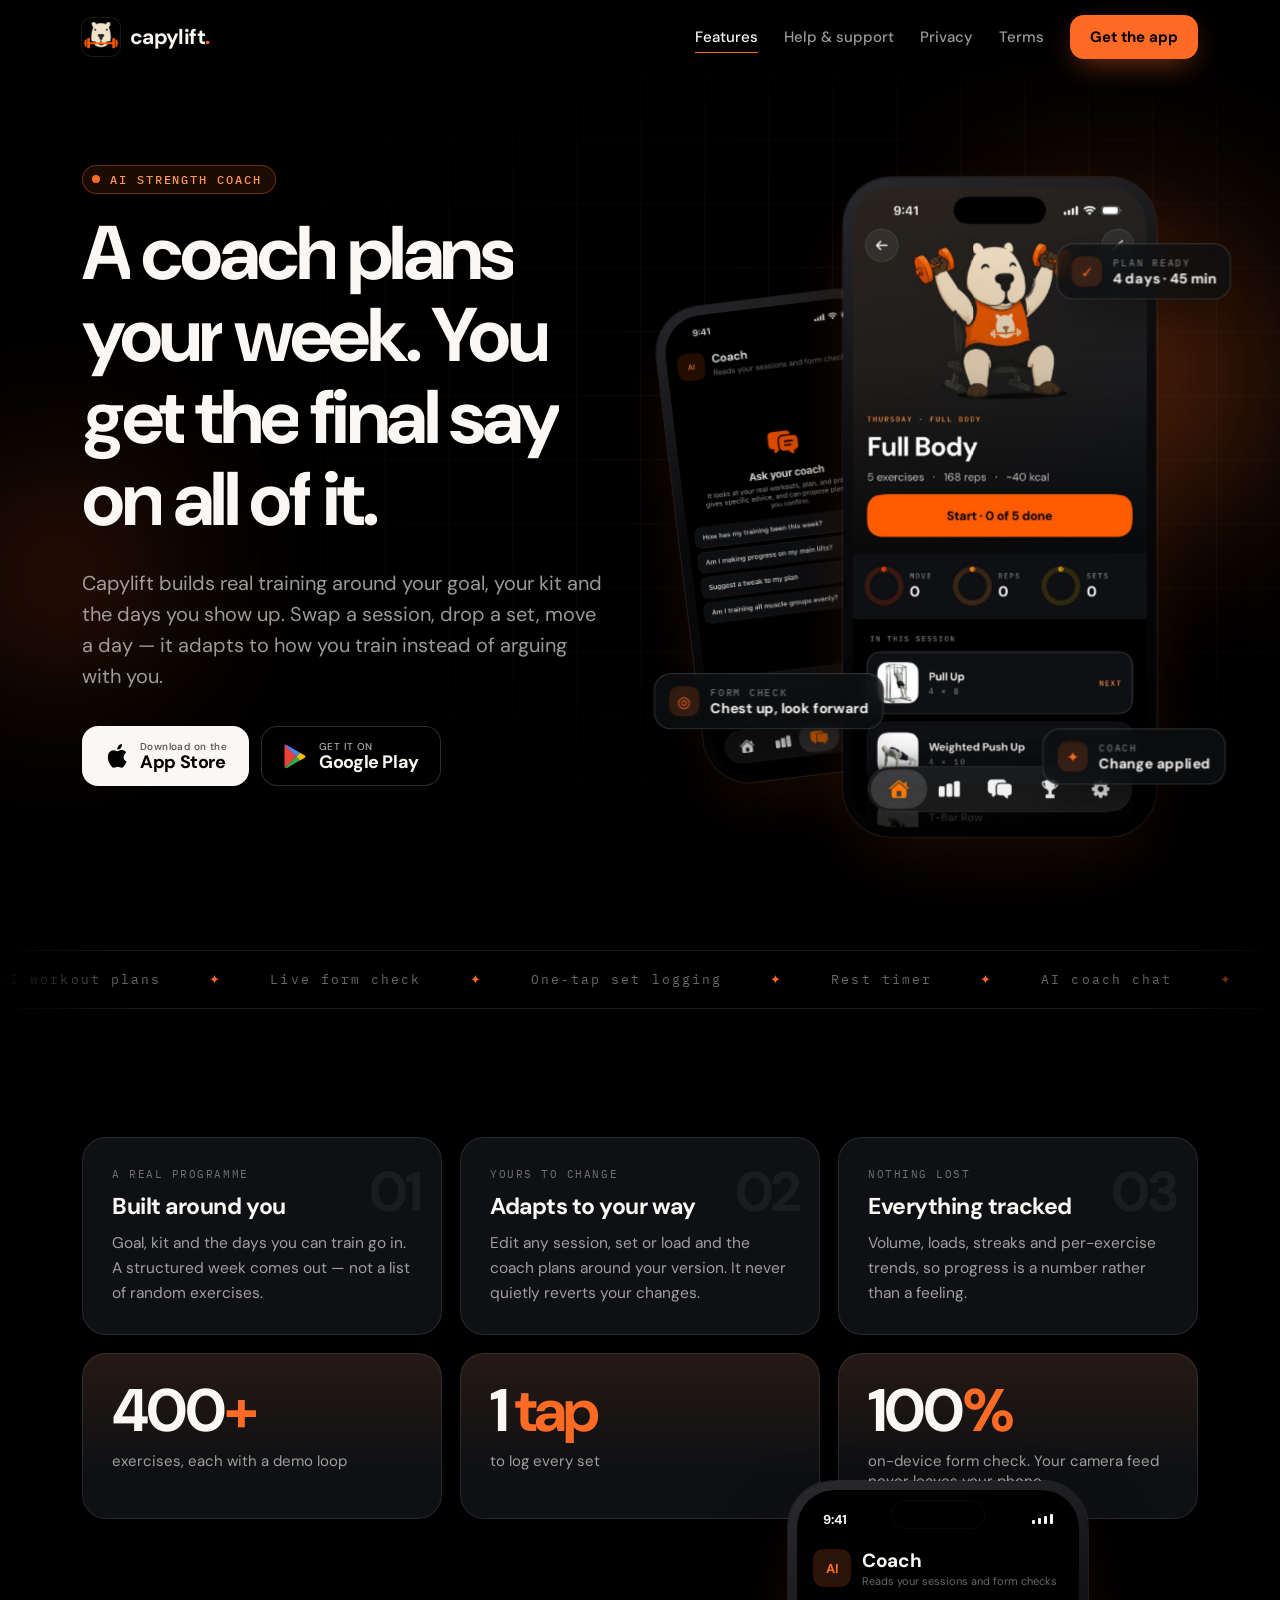
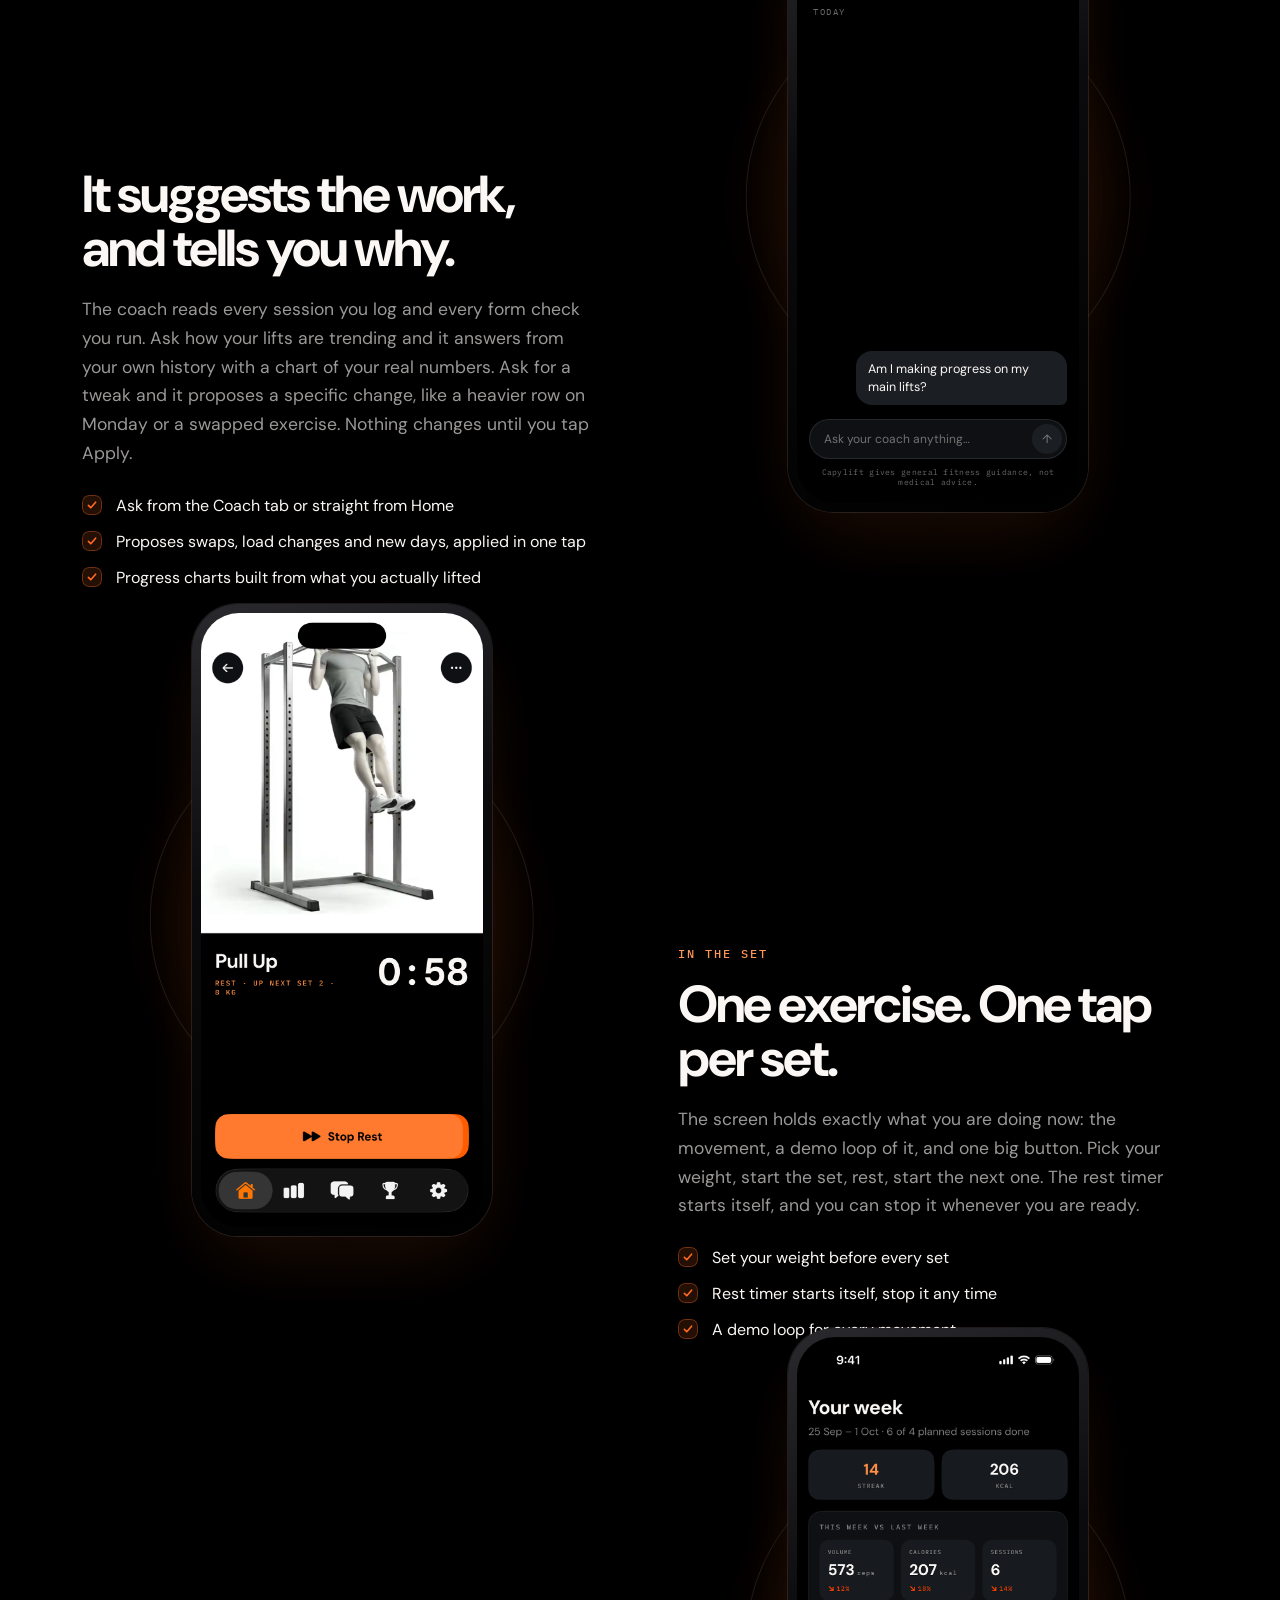
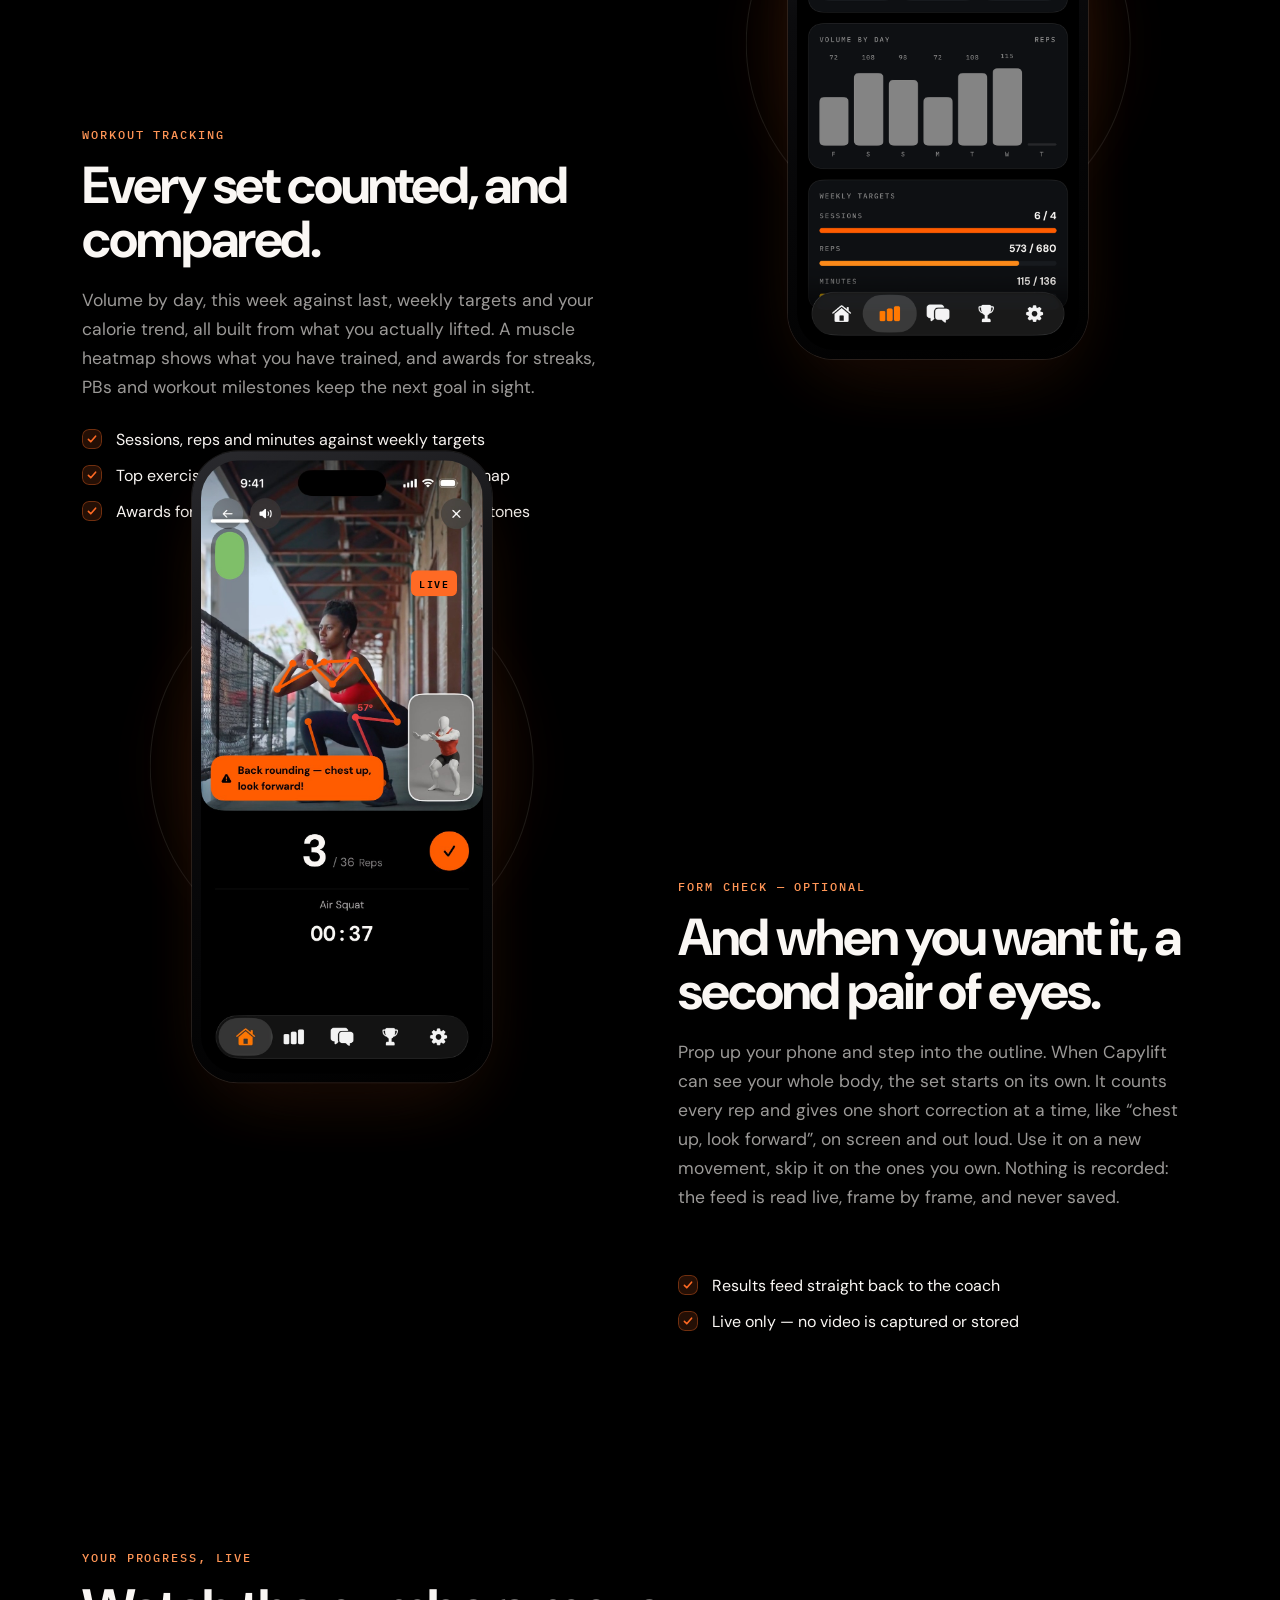
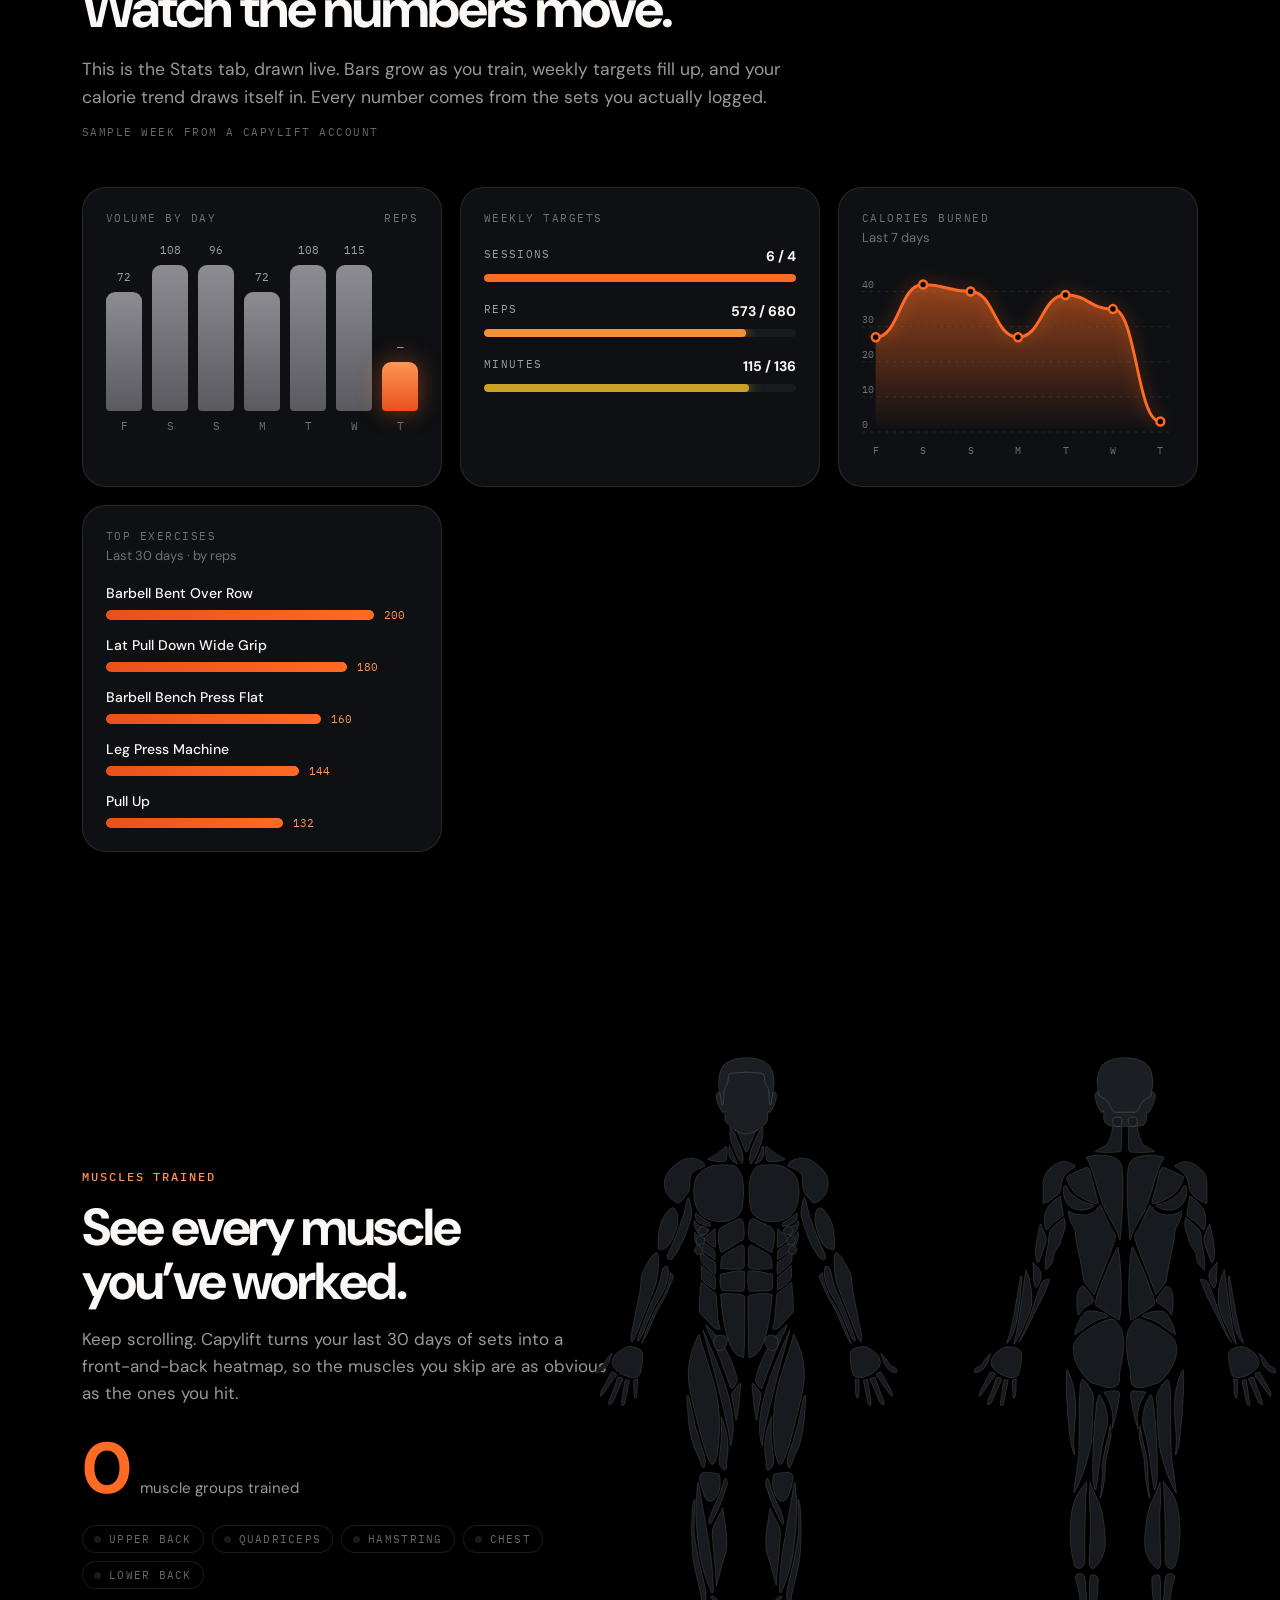
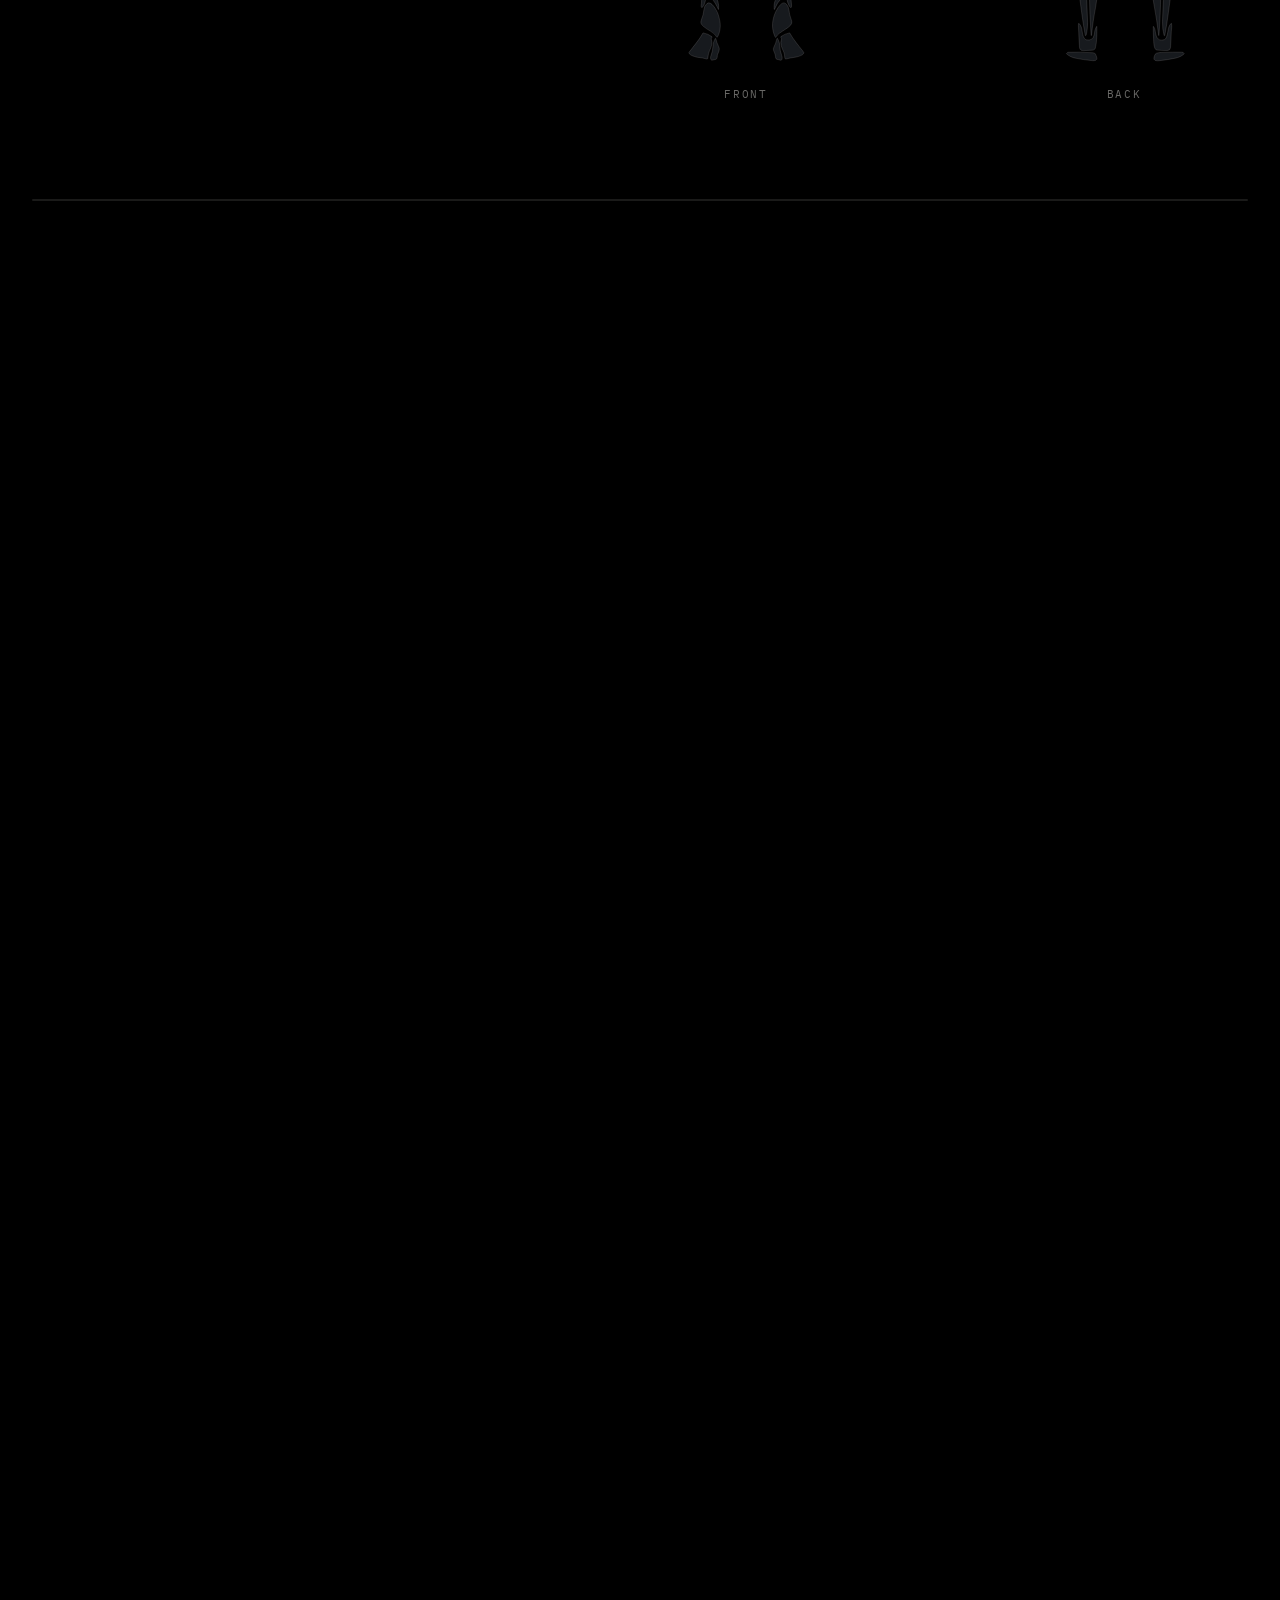
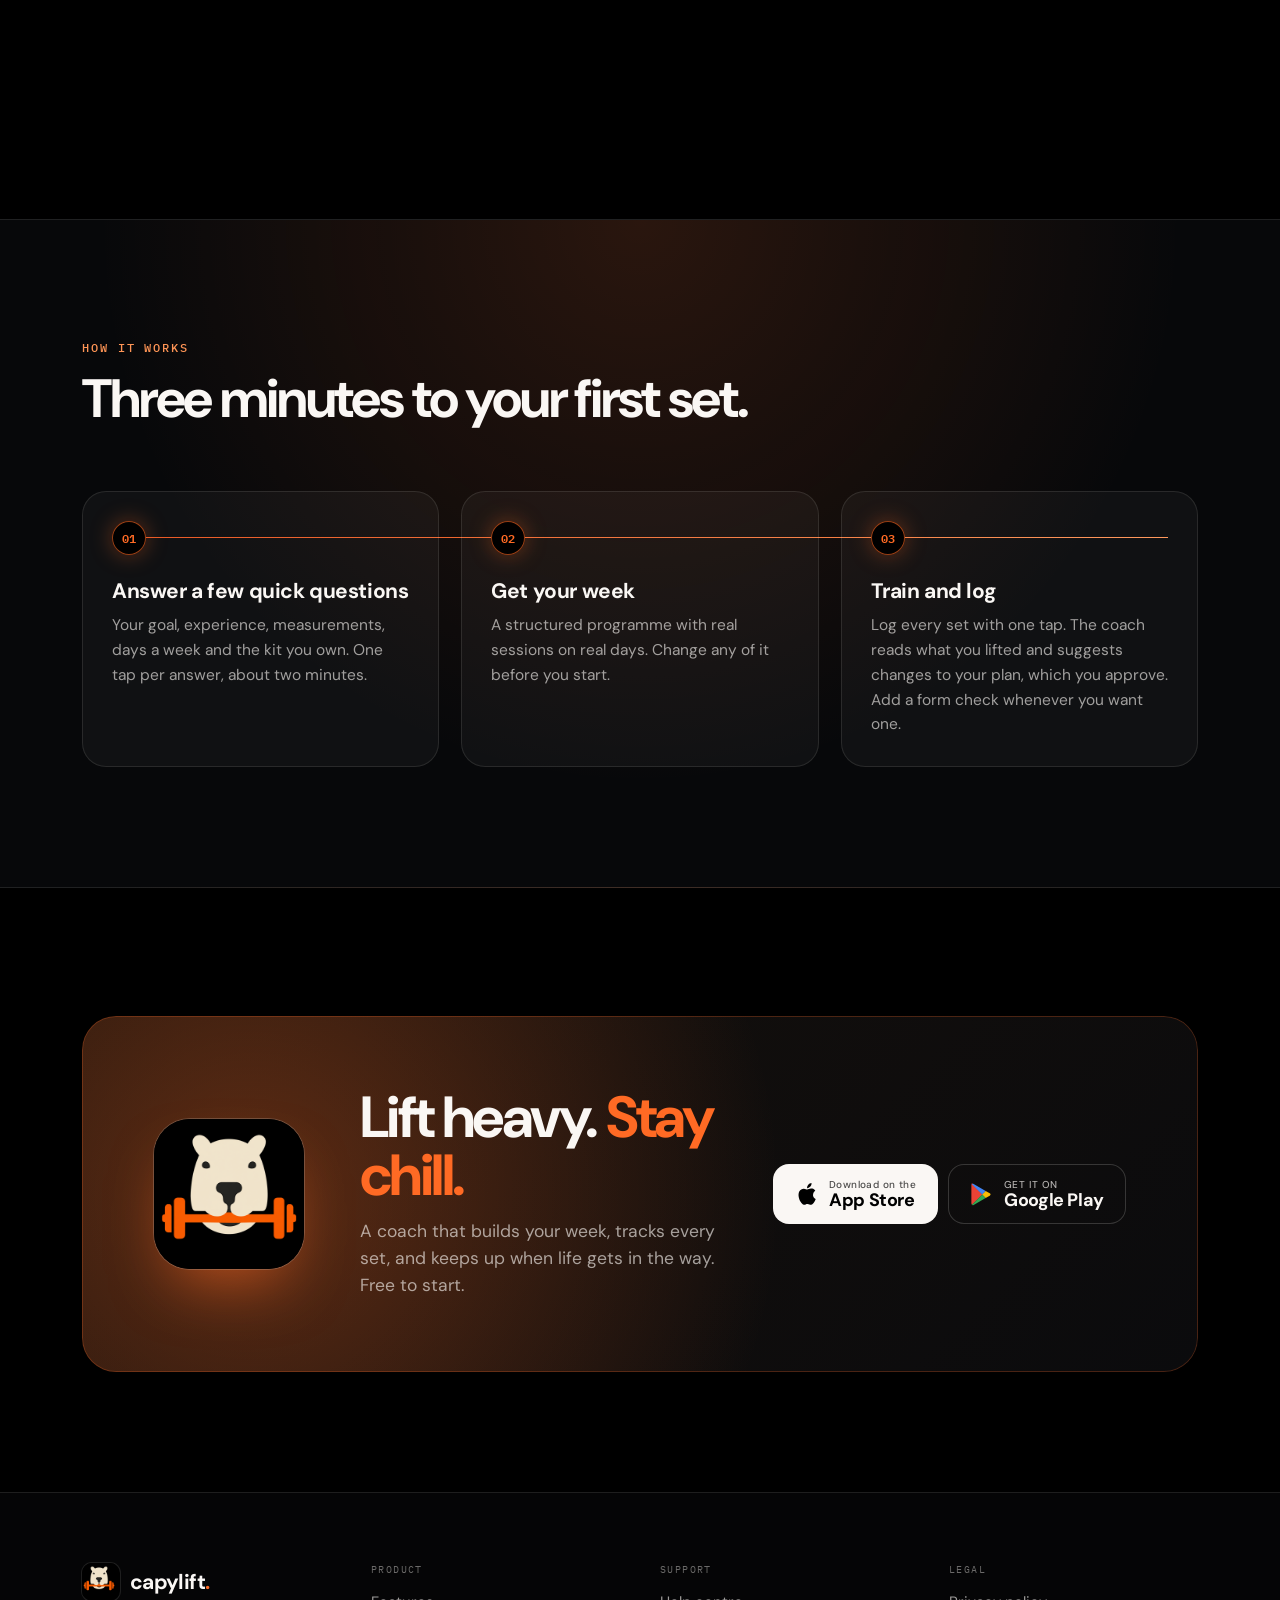
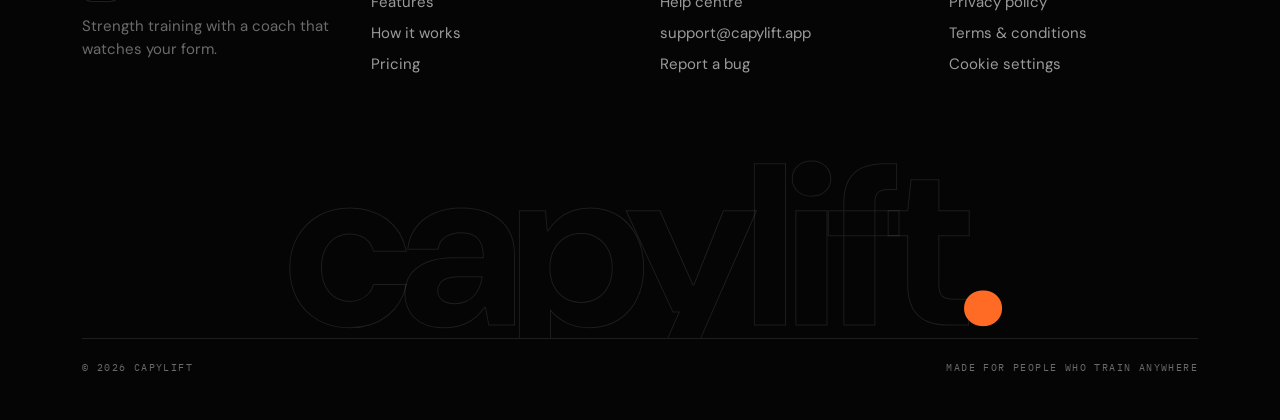
<file: index.html>
<!DOCTYPE html>
<html lang="en">
<head>
<meta charset="utf-8">
<meta name="viewport" content="width=device-width, initial-scale=1">
<title>Capylift — Your AI strength coach</title>
<meta name="description" content="Capylift builds real training around your goal, your kit and the days you show up. A coach plans your week — you get the final say on all of it.">
<link rel="icon" type="image/png" href="/assets/logo.png">
<meta property="og:title" content="Capylift — Your AI strength coach">
<meta property="og:description" content="A coach plans your week. You get the final say on all of it.">
<meta property="og:image" content="/assets/logo.png">
<meta property="og:type" content="website">
<meta name="theme-color" content="#000000">

<link rel="preconnect" href="https://fonts.googleapis.com">
<link rel="preconnect" href="https://fonts.gstatic.com" crossorigin>
<link href="https://fonts.googleapis.com/css2?family=DM+Sans:wght@400;500;700&family=IBM+Plex+Mono:wght@500;600&display=swap" rel="stylesheet">

<style>
  :root {
    --bg: #000000; --card: #0E1013; --sunken: #171A1E; --line: rgba(250,247,244,0.10); --line-2: rgba(250,247,244,0.18);
    --paper: #FAF7F4; --muted: rgba(250,247,244,0.62); --faint: rgba(250,247,244,0.42);
    --flame: #FF6A24; --flame-2: #FF9556; --flame-deep: #E8511C;
    --ease: cubic-bezier(.2,.8,.2,1);
    --wrap: 1180px; --pad: clamp(20px,4vw,32px);
  }
  * { box-sizing: border-box; }
  html { scroll-behavior: smooth; }
  body { margin: 0; background: var(--bg); color: var(--paper); font-family: 'DM Sans', system-ui, sans-serif; -webkit-font-smoothing: antialiased; overflow-x: hidden; }
  a { color: inherit; text-decoration: none; }
  img { display: block; max-width: 100%; }
  .wrap { max-width: var(--wrap); margin: 0 auto; padding: 0 var(--pad); }
  .mono { font-family: 'IBM Plex Mono', monospace; letter-spacing: 0.14em; text-transform: uppercase; }
  .eyebrow { font-family: 'IBM Plex Mono', monospace; font-size: 12px; font-weight: 500; letter-spacing: 0.16em; color: var(--flame-2); }
  .flame { color: var(--flame); }

  /* ---------- scroll progress + background atmosphere ---------- */
  #progress { position: fixed; top: 0; left: 0; height: 2px; width: 100%; transform-origin: 0 50%; transform: scaleX(0); background: linear-gradient(90deg, var(--flame-deep), var(--flame-2)); z-index: 100; }
  .grain { position: fixed; inset: 0; pointer-events: none; z-index: 1; opacity: .05; mix-blend-mode: overlay;
    background-image: url("data:image/svg+xml,%3Csvg xmlns='http://www.w3.org/2000/svg' width='160' height='160'%3E%3Cfilter id='n'%3E%3CfeTurbulence type='fractalNoise' baseFrequency='.9' numOctaves='2' stitchTiles='stitch'/%3E%3C/filter%3E%3Crect width='100%25' height='100%25' filter='url(%23n)'/%3E%3C/svg%3E"); }
  #cursor-glow { position: fixed; width: 520px; height: 520px; border-radius: 50%; pointer-events: none; z-index: 0; left: 0; top: 0;
    background: radial-gradient(circle, rgba(255,106,36,0.10), transparent 62%); transform: translate(-50%,-50%); opacity: 0; transition: opacity .4s; }
  main, header, footer { position: relative; z-index: 2; }

  /* ---------- header ---------- */
  header { position: sticky; top: 0; z-index: 50; transition: background .3s, border-color .3s; border-bottom: 1px solid transparent; }
  header.scrolled { background: rgba(0,0,0,0.72); backdrop-filter: blur(16px); -webkit-backdrop-filter: blur(16px); border-bottom-color: var(--line); }
  .nav { min-height: 74px; display: flex; align-items: center; flex-wrap: wrap; gap: 14px 28px; }
  .brand { display: flex; align-items: center; gap: 10px; margin-right: auto; }
  .brand .icon { width: 38px; height: 38px; border-radius: 10px; overflow: hidden; background: #000; box-shadow: 0 0 0 1px var(--line); }
  .brand b { font-size: 21px; letter-spacing: -0.03em; }
  .navlinks { display: flex; align-items: center; flex-wrap: wrap; gap: 10px 26px; }
  .navlink { font-size: 15px; font-weight: 500; color: var(--muted); position: relative; transition: color .2s; }
  .navlink::after { content: ""; position: absolute; left: 0; right: 0; bottom: -6px; height: 1px; background: var(--flame); transform: scaleX(0); transform-origin: left; transition: transform .35s var(--ease); }
  .navlink:hover, .navlink.active { color: var(--paper); }
  .navlink:hover::after, .navlink.active::after { transform: scaleX(1); }

  /* ---------- buttons ---------- */
  .btn { height: 44px; padding: 0 20px; border-radius: 14px; display: inline-flex; align-items: center; gap: 10px; font-weight: 700; font-size: 15px; cursor: pointer; transition: transform .25s var(--ease), box-shadow .25s, background .25s; will-change: transform; }
  .btn-flame { background: var(--flame); color: #000; box-shadow: 0 10px 30px -8px rgba(255,106,36,.55); }
  .btn-flame:hover { box-shadow: 0 16px 40px -8px rgba(255,106,36,.8); }
  .store { height: 60px; padding: 0 22px; border-radius: 16px; display: inline-flex; align-items: center; gap: 12px; background: var(--paper); color: #000; transition: transform .25s var(--ease), box-shadow .25s; will-change: transform; }
  .store.ghost { background: transparent; color: var(--paper); box-shadow: inset 0 0 0 1px var(--line-2); }
  .store:hover { box-shadow: 0 18px 40px -12px rgba(255,106,36,.55); }
  .store.ghost:hover { box-shadow: inset 0 0 0 1px var(--flame), 0 18px 40px -14px rgba(255,106,36,.5); }
  .store small { display: block; font-size: 10px; font-weight: 500; letter-spacing: .04em; opacity: .7; }
  .store strong { display: block; font-size: 18px; letter-spacing: -.02em; line-height: 1.05; }

  /* ---------- hero ---------- */
  .hero { position: relative; padding: clamp(40px,7vw,90px) 0 clamp(60px,8vw,100px); }
  .hero-grid { display: grid; grid-template-columns: repeat(auto-fit, minmax(min(360px,100%),1fr)); gap: clamp(40px,6vw,72px); align-items: center; }
  .orb { position: absolute; border-radius: 50%; filter: blur(70px); pointer-events: none; }
  .orb.a { width: 520px; height: 520px; right: -80px; top: 40px; background: radial-gradient(circle, rgba(255,106,36,.45), transparent 65%); animation: drift 14s ease-in-out infinite; }
  .orb.b { width: 360px; height: 360px; left: -120px; top: 320px; background: radial-gradient(circle, rgba(232,81,28,.28), transparent 65%); animation: drift 18s ease-in-out infinite reverse; }
  @keyframes drift { 0%,100% { transform: translate(0,0) scale(1); } 33% { transform: translate(-40px,30px) scale(1.08); } 66% { transform: translate(30px,-20px) scale(.95); } }
  .gridlines { position: absolute; inset: 0; pointer-events: none; opacity: .5;
    background-image: linear-gradient(var(--line) 1px, transparent 1px), linear-gradient(90deg, var(--line) 1px, transparent 1px);
    background-size: 64px 64px; mask-image: radial-gradient(ellipse at 70% 40%, #000 0%, transparent 65%); -webkit-mask-image: radial-gradient(ellipse at 70% 40%, #000 0%, transparent 65%); }
  .pill { display: inline-flex; align-items: center; gap: 10px; padding: 7px 14px 7px 10px; border-radius: 999px; background: rgba(255,106,36,.10); box-shadow: inset 0 0 0 1px rgba(255,106,36,.35); }
  .pulse { width: 8px; height: 8px; border-radius: 50%; background: var(--flame); box-shadow: 0 0 0 0 rgba(255,106,36,.7); animation: pulse 2s infinite; }
  @keyframes pulse { 0% { box-shadow: 0 0 0 0 rgba(255,106,36,.6); } 70% { box-shadow: 0 0 0 10px rgba(255,106,36,0); } 100% { box-shadow: 0 0 0 0 rgba(255,106,36,0); } }
  h1 { margin: 22px 0 0; font-size: clamp(40px,6.2vw,76px); line-height: 1.0; font-weight: 700; letter-spacing: -0.045em; }
  h1 .w { display: inline-block; overflow: hidden; vertical-align: top; padding-bottom: .08em; }
  h1 .w > span { display: inline-block; transform: translateY(110%); transition: transform .9s var(--ease); }
  h1.in .w > span { transform: none; }
  .lede { margin: 24px 0 0; font-size: clamp(17px,1.8vw,20px); line-height: 1.55; color: var(--muted); max-width: 50ch; }
  .ctas { display: flex; flex-wrap: wrap; gap: 12px; margin-top: 34px; }
  .facts { display: flex; flex-wrap: wrap; gap: 8px 18px; margin-top: 28px; font-size: 11px; color: var(--faint); }

  .stage { position: relative; height: clamp(520px,58vw,640px); perspective: 1400px; }
  .tilt { position: absolute; inset: 0; transform-style: preserve-3d; transition: transform .6s var(--ease); }
  .phone { border-radius: 46px; padding: 9px; background: linear-gradient(160deg,#2a2a2e,#0b0b0d 40%,#000); box-shadow: 0 0 0 1px rgba(255,255,255,.10), 0 50px 100px -30px rgba(0,0,0,.9), 0 30px 80px -40px rgba(255,106,36,.45); }
  .phone img { border-radius: 38px; width: 100%; }
  .stage .p-main { position: absolute; width: min(300px,62%); left: 50%; top: 50%; transform: translate(-30%,-50%) translateZ(60px); z-index: 3; }
  .stage .p-back { position: absolute; width: min(230px,48%); left: 50%; top: 50%; transform: translate(-112%,-44%) rotate(-7deg) translateZ(0); z-index: 2; opacity: .9; }
  .float { animation: bob 6s ease-in-out infinite; }
  @keyframes bob { 0%,100% { translate: 0 0; } 50% { translate: 0 -12px; } }
  .badge { position: absolute; z-index: 4; display: flex; align-items: center; gap: 10px; padding: 11px 14px; border-radius: 16px; background: rgba(14,16,19,.78); backdrop-filter: blur(12px); -webkit-backdrop-filter: blur(12px); box-shadow: inset 0 0 0 1px var(--line-2), 0 20px 40px -18px rgba(0,0,0,.8); font-size: 13px; font-weight: 700; white-space: nowrap; }
  .badge .ic { width: 28px; height: 28px; border-radius: 9px; display: grid; place-items: center; background: rgba(255,106,36,.16); color: var(--flame); font-size: 14px; }
  .badge small { display: block; font-family: 'IBM Plex Mono', monospace; font-size: 9.5px; letter-spacing: .12em; color: var(--faint); font-weight: 500; }
  .badge { transform: translateZ(110px); }
  .b1 { right: -2%; top: 12%; animation: bob 5s ease-in-out infinite; }
  .b2 { left: 0; bottom: 18%; animation: bob 7s ease-in-out infinite .8s; }
  .b3 { right: -1%; bottom: 10%; animation: bob 6s ease-in-out infinite 1.6s; }
  @media (max-width: 640px) {
    .stage { height: 600px; }
    .stage .p-main { width: 236px; transform: translate(-38%,-50%) translateZ(60px); }
    .stage .p-back { width: 178px; transform: translate(-104%,-44%) rotate(-7deg); }
    .b1 { right: 0; top: 4%; } .b2 { left: 0; bottom: 8%; } .b3 { right: 0; bottom: 2%; }
    .badge { font-size: 12px; padding: 9px 12px; }
  }

  /* ---------- marquee ---------- */
  .marquee { position: relative; overflow: hidden; border-block: 1px solid var(--line); padding: 20px 0; mask-image: linear-gradient(90deg, transparent, #000 10%, #000 90%, transparent); -webkit-mask-image: linear-gradient(90deg, transparent, #000 10%, #000 90%, transparent); }
  .track { display: flex; gap: 48px; width: max-content; animation: scroll 38s linear infinite; }
  .track span { font-family: 'IBM Plex Mono', monospace; font-size: 13px; letter-spacing: .16em; color: var(--faint); display: flex; align-items: center; gap: 48px; white-space: nowrap; }
  .track span::after { content: "✦"; color: var(--flame); }
  @keyframes scroll { to { transform: translateX(-50%); } }

  /* ---------- reveal system ---------- */
  .reveal { opacity: 0; transform: translateY(34px); transition: opacity .9s var(--ease), transform .9s var(--ease); transition-delay: var(--d, 0s); }
  .reveal.in { opacity: 1; transform: none; }
  .reveal.left { transform: translateX(-40px); } .reveal.right { transform: translateX(40px); }
  .reveal.left.in, .reveal.right.in { transform: none; }

  /* ---------- value cards ---------- */
  section { padding: clamp(70px,10vw,130px) 0 0; }
  .cards { display: grid; grid-template-columns: repeat(auto-fit, minmax(min(270px,100%),1fr)); gap: 18px; }
  .card { position: relative; padding: 30px; border-radius: 24px; background: var(--card); box-shadow: inset 0 0 0 1px var(--line); overflow: hidden; transition: transform .4s var(--ease); }
  .card::before { content: ""; position: absolute; inset: 0; border-radius: inherit; padding: 1px; opacity: 0; transition: opacity .3s;
    background: radial-gradient(260px circle at var(--mx,50%) var(--my,50%), rgba(255,106,36,.9), transparent 60%);
    -webkit-mask: linear-gradient(#000 0 0) content-box, linear-gradient(#000 0 0); -webkit-mask-composite: xor; mask-composite: exclude; }
  .card::after { content: ""; position: absolute; inset: 0; pointer-events: none; opacity: 0; transition: opacity .3s; background: radial-gradient(320px circle at var(--mx,50%) var(--my,50%), rgba(255,106,36,.10), transparent 60%); }
  .card:hover { transform: translateY(-6px); }
  .card:hover::before, .card:hover::after { opacity: 1; }
  .card .k { font-size: 11px; color: var(--faint); }
  .card h3 { font-size: 23px; letter-spacing: -.02em; margin: 10px 0 10px; }
  .card p { margin: 0; font-size: 15.5px; line-height: 1.6; color: var(--muted); }
  .card .num { position: absolute; right: 22px; top: 18px; font-size: 56px; font-weight: 700; letter-spacing: -.05em; color: rgba(250,247,244,.05); }

  /* ---------- stats strip ---------- */
  .stats { display: grid; grid-template-columns: repeat(auto-fit, minmax(min(220px,100%),1fr)); gap: 18px; }
  .stat { padding: 28px 30px; border-radius: 24px; background: linear-gradient(180deg, rgba(255,106,36,.10), rgba(255,106,36,0) 70%), var(--card); box-shadow: inset 0 0 0 1px var(--line); }
  .stat .v { font-size: clamp(44px,5vw,60px); font-weight: 700; letter-spacing: -.05em; line-height: 1; }
  .stat .v em { font-style: normal; color: var(--flame); }
  .stat .l { margin-top: 10px; color: var(--muted); font-size: 15px; }

  /* ---------- feature rows ---------- */
  .features { display: flex; flex-direction: column; gap: clamp(90px,12vw,150px); }
  .row { display: grid; grid-template-columns: repeat(auto-fit, minmax(min(340px,100%),1fr)); gap: clamp(40px,6vw,80px); align-items: center; }
  .row h2 { margin: 16px 0 0; font-size: clamp(32px,4.4vw,52px); line-height: 1.04; font-weight: 700; letter-spacing: -.04em; }
  .row p { margin: 20px 0 0; font-size: 17.5px; line-height: 1.65; color: var(--muted); max-width: 52ch; }
  .ticks { list-style: none; padding: 0; margin: 26px 0 0; display: flex; flex-direction: column; gap: 12px; }
  .ticks li { display: flex; gap: 14px; align-items: flex-start; font-size: 16px; line-height: 1.5; }
  .ticks li::before { content: ""; flex: none; width: 20px; height: 20px; margin-top: 1px; border-radius: 7px; background: rgba(255,106,36,.14) url("data:image/svg+xml,%3Csvg xmlns='http://www.w3.org/2000/svg' viewBox='0 0 20 20'%3E%3Cpath d='M5.5 10.5l3 3 6-7' fill='none' stroke='%23FF6A24' stroke-width='2' stroke-linecap='round' stroke-linejoin='round'/%3E%3C/svg%3E") center/16px no-repeat; box-shadow: inset 0 0 0 1px rgba(255,106,36,.35); }
  .shot { position: relative; display: flex; justify-content: center; }
  .shot .halo { position: absolute; width: 90%; aspect-ratio: 1; top: 50%; left: 50%; transform: translate(-50%,-50%); border-radius: 50%; background: radial-gradient(circle, rgba(255,106,36,.28), transparent 62%); filter: blur(30px); }
  .shot .ring { position: absolute; width: 74%; aspect-ratio: 1; top: 50%; left: 50%; transform: translate(-50%,-50%); border-radius: 50%; box-shadow: inset 0 0 0 1px var(--line); animation: spin 40s linear infinite; }
  .shot .ring::after { content: ""; position: absolute; top: -4px; left: 50%; width: 8px; height: 8px; border-radius: 50%; background: var(--flame); box-shadow: 0 0 16px var(--flame); }
  @keyframes spin { to { transform: translate(-50%,-50%) rotate(360deg); } }
  .shot .phone { position: relative; width: min(300px,82%); }
  .row.flip .copy { order: 2; }
  @media (max-width: 760px) { .row.flip .copy { order: 0; } }

  /* form-check scan effect */
  .scan { position: absolute; inset: 9px; border-radius: 38px; overflow: hidden; pointer-events: none; }
  .scan::before { content: ""; position: absolute; left: 0; right: 0; height: 26%; top: -26%; background: linear-gradient(180deg, transparent, rgba(255,106,36,.20) 70%, rgba(255,106,36,.65)); animation: scan 3.4s var(--ease) infinite; }
  .scan::after { content: "LIVE"; position: absolute; top: 18%; right: 9%; font-family: 'IBM Plex Mono', monospace; font-size: 10px; letter-spacing: .16em; font-weight: 600; color: #000; background: var(--flame); padding: 4px 8px; border-radius: 6px; animation: blink 1.6s steps(1) infinite; }
  @keyframes scan { 0% { top: -26%; } 60%,100% { top: 100%; } }
  @keyframes blink { 50% { opacity: .35; } }

  /* ---------- how it works ---------- */
  .how { margin-top: clamp(90px,12vw,150px); padding: clamp(70px,10vw,120px) 0; background: radial-gradient(ellipse at 50% 0%, rgba(255,106,36,.14), transparent 60%), #07080A; border-block: 1px solid var(--line); }
  .how h2 { margin: 16px 0 0; font-size: clamp(32px,4.6vw,54px); letter-spacing: -.04em; line-height: 1.04; }
  .steps { position: relative; display: grid; grid-template-columns: repeat(auto-fit, minmax(min(270px,100%),1fr)); gap: 22px; margin-top: 64px; }
  .stepline { position: absolute; left: 30px; right: 30px; top: 46px; height: 1px; background: var(--line); }
  .stepline i { position: absolute; inset: 0; background: linear-gradient(90deg, var(--flame-deep), var(--flame-2)); transform-origin: left; transform: scaleX(0); transition: transform 1.8s var(--ease); }
  .steps.in .stepline i { transform: scaleX(1); }
  .step { position: relative; padding: 30px; border-radius: 24px; background: rgba(250,247,244,.04); box-shadow: inset 0 0 0 1px var(--line); }
  .step .n { width: 34px; height: 34px; border-radius: 50%; display: grid; place-items: center; background: #000; box-shadow: inset 0 0 0 1px rgba(255,106,36,.6), 0 0 22px rgba(255,106,36,.35); color: var(--flame); font-family: 'IBM Plex Mono', monospace; font-size: 12px; font-weight: 600; }
  .step h3 { font-size: 21px; letter-spacing: -.02em; margin: 22px 0 8px; }
  .step p { margin: 0; font-size: 15.5px; line-height: 1.6; color: var(--muted); }
  @media (max-width: 860px) { .stepline { display: none; } }

  /* ---------- CTA ---------- */
  .cta { position: relative; overflow: hidden; border-radius: 34px; padding: clamp(36px,6vw,72px); background: radial-gradient(circle at 15% 50%, rgba(255,106,36,.32), transparent 55%), linear-gradient(135deg, #15100C, #0B0B0D); box-shadow: inset 0 0 0 1px rgba(255,106,36,.25); display: flex; flex-wrap: wrap; align-items: center; gap: clamp(28px,5vw,56px); }
  .cta .logo { width: 150px; height: 150px; flex: none; border-radius: 36px; overflow: hidden; background: #000; box-shadow: 0 0 0 1px var(--line-2), 0 30px 60px -20px rgba(255,106,36,.6); animation: bob 5s ease-in-out infinite; }
  .cta h2 { margin: 0; font-size: clamp(34px,4.8vw,58px); letter-spacing: -.045em; line-height: 1; }
  .cta p { margin: 14px 0 0; font-size: 17.5px; line-height: 1.55; color: var(--muted); max-width: 46ch; }

  /* ---------- footer ---------- */
  footer { margin-top: clamp(80px,10vw,120px); border-top: 1px solid var(--line); background: #050506; }
  .fgrid { padding: clamp(48px,6vw,70px) 0 40px; display: grid; grid-template-columns: repeat(auto-fit, minmax(min(190px,100%),1fr)); gap: 40px; }
  .fhead { font-size: 10px; color: var(--faint); }
  .flinks { display: flex; flex-direction: column; gap: 11px; margin-top: 16px; font-size: 15px; }
  .flink { color: var(--muted); transition: color .2s; cursor: pointer; } .flink:hover { color: var(--paper); }
  .fbar { border-top: 1px solid var(--line); padding: 22px 0 46px; display: flex; flex-wrap: wrap; justify-content: space-between; gap: 10px 24px; font-size: 10px; color: var(--faint); }
  .bigword { font-size: clamp(80px,18vw,240px); font-weight: 700; letter-spacing: -.06em; line-height: .8; text-align: center; padding-top: 40px; color: transparent; -webkit-text-stroke: 1px rgba(250,247,244,.10); user-select: none; overflow: hidden; }
  .bigword span { color: var(--flame); -webkit-text-stroke: 0; }


  /* ---------- live stats dashboard ---------- */
  .live-head { max-width: 720px; }
  .live-head h2 { margin: 16px 0 0; font-size: clamp(32px,4.6vw,54px); letter-spacing: -.04em; line-height: 1.04; }
  .live-head p { margin: 18px 0 0; font-size: 17.5px; line-height: 1.6; color: var(--muted); }
  .sample { margin-top: 14px; font-size: 10.5px; color: var(--faint); }
  .dash { display: grid; grid-template-columns: repeat(auto-fit, minmax(min(300px,100%),1fr)); gap: 18px; margin-top: 48px; }
  .dcard { padding: 24px 24px 22px; border-radius: 24px; background: var(--card); box-shadow: inset 0 0 0 1px var(--line); min-width: 0; }
  .dcard .t { display: flex; justify-content: space-between; align-items: baseline; font-family: 'IBM Plex Mono', monospace; font-size: 10.5px; letter-spacing: .14em; color: var(--faint); }
  .dcard .sub { margin-top: 4px; font-size: 13px; color: var(--faint); }
  /* volume bars */
  .bars { height: 190px; margin-top: 18px; display: grid; grid-template-columns: repeat(7,1fr); gap: 10px; align-items: end; }
  .bar { display: flex; flex-direction: column; align-items: center; gap: 8px; height: 100%; justify-content: flex-end; }
  .bar .val { font-family: 'IBM Plex Mono', monospace; font-size: 11px; color: var(--muted); opacity: 0; transition: opacity .4s calc(var(--i) * .07s + .6s); }
  .bar .col { width: 100%; border-radius: 9px 9px 4px 4px; height: calc(var(--h) * 1%); background: linear-gradient(180deg, #8C8C92, #5A5A60); transform: scaleY(0); transform-origin: bottom; transition: transform 1s var(--ease) calc(var(--i) * .07s); }
  .bar.today .col { background: linear-gradient(180deg, var(--flame-2), var(--flame-deep)); box-shadow: 0 0 24px rgba(255,106,36,.45); }
  .bar .day { font-family: 'IBM Plex Mono', monospace; font-size: 10.5px; color: var(--faint); }
  .play .bar .col { transform: scaleY(1); } .play .bar .val { opacity: 1; }
  /* target rows */
  .targets { display: flex; flex-direction: column; gap: 20px; margin-top: 22px; }
  .tr .lab { display: flex; justify-content: space-between; font-family: 'IBM Plex Mono', monospace; font-size: 11px; letter-spacing: .12em; color: var(--muted); }
  .tr .lab b { font-family: 'DM Sans', sans-serif; letter-spacing: 0; color: var(--paper); font-size: 14px; }
  .track2 { margin-top: 9px; height: 8px; border-radius: 8px; background: var(--sunken); overflow: hidden; }
  .track2 i { display: block; height: 100%; width: calc(var(--p) * 1%); border-radius: 8px; background: var(--c); transform: scaleX(0); transform-origin: left; transition: transform 1.2s var(--ease) calc(var(--i) * .15s + .2s); box-shadow: 0 0 14px var(--c); }
  .play .track2 i { transform: scaleX(1); }
  /* calorie curve */
  .curve { width: 100%; height: 200px; margin-top: 14px; overflow: visible; }
  .curve .grid line { stroke: var(--line); stroke-dasharray: 3 5; }
  .curve .grid text { fill: var(--faint); font-family: 'IBM Plex Mono', monospace; font-size: 10px; }
  .curve .area { opacity: 0; transition: opacity 1s ease 1s; }
  .curve .line { fill: none; stroke: var(--flame); stroke-width: 3; stroke-linecap: round; stroke-dasharray: 1; stroke-dashoffset: 1; transition: stroke-dashoffset 1.8s var(--ease) .2s; filter: drop-shadow(0 0 8px rgba(255,106,36,.6)); }
  .curve .dot { fill: #000; stroke: var(--flame); stroke-width: 2.5; opacity: 0; transition: opacity .3s calc(.4s + var(--i) * .22s); }
  .play .curve .area { opacity: 1; } .play .curve .line { stroke-dashoffset: 0; } .play .curve .dot { opacity: 1; }
  /* top exercises */
  .tops { display: flex; flex-direction: column; gap: 14px; margin-top: 20px; }
  .top .nm { font-size: 14px; font-weight: 500; }
  .top .rw { display: flex; align-items: center; gap: 10px; margin-top: 6px; }
  .top .rw i { height: 10px; flex: none; width: calc(var(--p) * 0.86%); border-radius: 6px; background: linear-gradient(90deg, var(--flame-deep), var(--flame)); transform: scaleX(0); transform-origin: left; transition: transform 1.1s var(--ease) calc(var(--i) * .12s + .2s); }
  .top .rw span { font-family: 'IBM Plex Mono', monospace; font-size: 11px; color: var(--flame-2); }
  .play .top .rw i { transform: scaleX(1); }

  /* ---------- scroll-driven body heatmap ---------- */
  .heat { position: relative; height: 260vh; margin-top: clamp(40px,6vw,80px); }
  .heat-pin { position: sticky; top: 0; height: 100vh; display: flex; align-items: center; overflow: hidden; }
  .heat-grid { display: grid; grid-template-columns: repeat(auto-fit, minmax(min(340px,100%),1fr)); gap: clamp(24px,5vw,72px); align-items: center; width: 100%; }
  .heat h2 { margin: 16px 0 0; font-size: clamp(30px,4.4vw,52px); letter-spacing: -.04em; line-height: 1.04; }
  .heat p { margin: 18px 0 0; font-size: 17px; line-height: 1.6; color: var(--muted); max-width: 46ch; }
  .heat-count { margin-top: 26px; display: flex; align-items: baseline; gap: 12px; }
  .heat-count b { font-size: clamp(48px,6vw,72px); letter-spacing: -.05em; line-height: 1; color: var(--flame); font-variant-numeric: tabular-nums; }
  .heat-count span { color: var(--muted); font-size: 15px; }
  .chips { display: flex; flex-wrap: wrap; gap: 8px; margin-top: 20px; }
  .chip { display: inline-flex; align-items: center; gap: 8px; padding: 7px 12px; border-radius: 999px; font-family: 'IBM Plex Mono', monospace; font-size: 10.5px; letter-spacing: .12em; color: var(--faint); box-shadow: inset 0 0 0 1px var(--line); transition: color .4s, box-shadow .4s, background .4s; }
  .chip::before { content: ""; width: 7px; height: 7px; border-radius: 50%; background: var(--sunken); transition: background .4s, box-shadow .4s; }
  .chip.on { color: var(--paper); background: rgba(255,106,36,.10); box-shadow: inset 0 0 0 1px rgba(255,106,36,.45); }
  .chip.on::before { background: var(--flame); box-shadow: 0 0 10px var(--flame); }
  .bodies { position: relative; display: flex; justify-content: center; gap: clamp(8px,2vw,28px); }
  .bodies::before { content: ""; position: absolute; inset: 10% 5%; border-radius: 50%; background: radial-gradient(circle, rgba(255,106,36,.22), transparent 65%); filter: blur(40px); opacity: var(--glow, 0); }
  .fig { position: relative; display: flex; flex-direction: column; align-items: center; gap: 10px; }
  .fig svg { height: min(72vh, 620px); width: auto; max-width: 42vw; overflow: visible; }
  .fig svg path { stroke: rgba(250,247,244,0.12); stroke-width: 2; transition: fill .5s ease; }
  .fig .cap { font-family: 'IBM Plex Mono', monospace; font-size: 10.5px; letter-spacing: .16em; color: var(--faint); }
  .heat-bar { position: absolute; left: var(--pad); right: var(--pad); bottom: 28px; height: 2px; background: var(--line); border-radius: 2px; }
  .heat-bar i { position: absolute; inset: 0; transform-origin: left; transform: scaleX(var(--hp, 0)); background: linear-gradient(90deg, var(--flame-deep), var(--flame-2)); }
  @media (max-width: 760px) {
    .heat { height: 230vh; }
    .heat-grid { gap: 18px; }
    .heat p { display: none; }
    .heat-count { margin-top: 12px; } .chips { margin-top: 12px; }
    .fig svg { height: 44vh; }
  }


  /* ---------- animated coach chat ---------- */
  .chat { position: relative; aspect-ratio: 1206 / 2622; border-radius: 38px; overflow: hidden; background: #000; display: flex; flex-direction: column; font-size: 12.5px; }
  .cs-status { display: flex; align-items: center; justify-content: space-between; padding: 14px 26px 0; height: 44px; font-size: 13px; }
  .cs-island { position: absolute; left: 50%; top: 11px; transform: translateX(-50%); width: 92px; height: 27px; border-radius: 20px; background: #000; box-shadow: 0 0 0 1px rgba(255,255,255,.04); }
  .cs-icons { display: flex; gap: 3px; align-items: flex-end; }
  .cs-icons i { width: 3px; background: var(--paper); border-radius: 1px; }
  .cs-icons i:nth-child(1) { height: 4px; } .cs-icons i:nth-child(2) { height: 6px; } .cs-icons i:nth-child(3) { height: 8px; } .cs-icons i:nth-child(4) { height: 10px; }
  .cs-head { display: flex; gap: 11px; align-items: center; padding: 14px 16px 6px; }
  .cs-ai { width: 38px; height: 38px; border-radius: 11px; display: grid; place-items: center; background: #2A1309; color: var(--flame); font-weight: 700; font-size: 13px; }
  .cs-head b { display: block; font-size: 19px; letter-spacing: -.02em; }
  .cs-head small { display: block; color: var(--faint); font-size: 11px; margin-top: 1px; }
  .cs-day { font-family: 'IBM Plex Mono', monospace; font-size: 9px; letter-spacing: .16em; color: var(--faint); padding: 12px 16px 6px; }
  .cs-feed { flex: 1; display: flex; flex-direction: column; justify-content: flex-end; gap: 9px; padding: 0 12px 10px; overflow: hidden; }
  .msg { max-width: 82%; padding: 9px 12px; border-radius: 16px; line-height: 1.45; animation: msgIn .45s var(--ease) both; }
  .msg.me { align-self: flex-end; background: #1B1F24; border-bottom-right-radius: 6px; }
  .msg.bot { align-self: flex-start; background: #0E1013; box-shadow: inset 0 0 0 1px var(--line); border-bottom-left-radius: 6px; }
  .msg .caret { display: inline-block; width: 6px; height: 12px; margin-left: 2px; vertical-align: -1px; background: var(--flame); animation: blink 1s steps(1) infinite; }
  @keyframes msgIn { from { opacity: 0; transform: translateY(12px) scale(.97); } to { opacity: 1; transform: none; } }
  .typing { align-self: flex-start; display: flex; gap: 4px; padding: 11px 13px; border-radius: 16px; background: #0E1013; box-shadow: inset 0 0 0 1px var(--line); animation: msgIn .3s var(--ease) both; }
  .typing i { width: 6px; height: 6px; border-radius: 50%; background: var(--faint); animation: dot 1s ease-in-out infinite; }
  .typing i:nth-child(2) { animation-delay: .15s; } .typing i:nth-child(3) { animation-delay: .3s; }
  @keyframes dot { 0%,60%,100% { transform: none; opacity: .5; } 30% { transform: translateY(-4px); opacity: 1; } }
  .card-x { align-self: stretch; padding: 11px 12px; border-radius: 14px; background: #0E1013; box-shadow: inset 0 0 0 1px rgba(255,106,36,.35); animation: msgIn .5s var(--ease) both; }
  .card-x .h { font-family: 'IBM Plex Mono', monospace; font-size: 8.5px; letter-spacing: .12em; color: var(--flame); font-weight: 600; }
  .card-x .ttl { font-weight: 700; margin-top: 6px; font-size: 12.5px; }
  .card-x .meta { color: var(--faint); font-size: 10.5px; margin-top: 3px; }
  .card-x .btns { display: grid; grid-template-columns: 1fr 1fr; gap: 8px; margin-top: 10px; transition: opacity .3s; }
  .card-x .btns span { position: relative; overflow: hidden; height: 28px; border-radius: 8px; display: grid; place-items: center; font-weight: 700; font-size: 11.5px; background: #1B1F24; transition: transform .15s; }
  .card-x .btns .apply { background: var(--flame); color: #000; }
  .card-x .btns .apply.press { transform: scale(.94); }
  .ripple { position: absolute; width: 10px; height: 10px; border-radius: 50%; background: rgba(255,255,255,.7); transform: scale(0); animation: rip .6s ease-out forwards; }
  @keyframes rip { to { transform: scale(14); opacity: 0; } }
  .card-x .done { display: none; align-items: center; gap: 7px; margin-top: 10px; color: var(--flame); font-weight: 700; font-size: 12px; animation: msgIn .4s var(--ease) both; }
  .card-x .done i { width: 17px; height: 17px; border-radius: 50%; background: var(--flame); color: #000; display: grid; place-items: center; font-style: normal; font-size: 10px; }
  .card-x.applied { box-shadow: inset 0 0 0 1px rgba(255,106,36,.6), 0 0 26px -6px rgba(255,106,36,.5); }
  .card-x.applied .btns { display: none; } .card-x.applied .done { display: flex; }
  .cchart { align-self: stretch; padding: 10px 12px 8px; border-radius: 14px; background: #0E1013; box-shadow: inset 0 0 0 1px var(--line); animation: msgIn .5s var(--ease) both; }
  .cchart .ttl { font-weight: 700; font-size: 11.5px; }
  .cchart svg { width: 100%; height: 86px; margin-top: 6px; overflow: visible; }
  .cchart .ln { fill: none; stroke: var(--flame); stroke-width: 2.4; stroke-linecap: round; stroke-dasharray: 1; stroke-dashoffset: 1; animation: draw 1.4s var(--ease) .15s forwards; filter: drop-shadow(0 0 6px rgba(255,106,36,.6)); }
  .cchart .pt { fill: var(--flame); opacity: 0; animation: pop .3s ease forwards; }
  .cchart .gl { stroke: var(--line); stroke-dasharray: 2 4; }
  .cchart text { fill: var(--faint); font-family: 'IBM Plex Mono', monospace; font-size: 8px; }
  .cchart .up { font-family: 'IBM Plex Mono', monospace; font-size: 9px; color: #7FBF6A; margin-top: 2px; }
  @keyframes draw { to { stroke-dashoffset: 0; } } @keyframes pop { to { opacity: 1; } }
  .chips2 { display: flex; gap: 6px; overflow: hidden; }
  .chips2 span { flex: none; padding: 7px 11px; border-radius: 999px; background: #0E1013; box-shadow: inset 0 0 0 1px var(--line-2); font-size: 11px; white-space: nowrap; animation: msgIn .4s var(--ease) both; }
  .cs-input { margin: 4px 12px 0; height: 40px; border-radius: 20px; background: #0E1013; box-shadow: inset 0 0 0 1px var(--line); display: flex; align-items: center; justify-content: space-between; padding: 0 5px 0 15px; color: var(--faint); font-size: 12px; }
  .cs-input.typing-in { color: var(--paper); }
  .cs-send { width: 30px; height: 30px; border-radius: 50%; display: grid; place-items: center; font-style: normal; background: #1B1F24; color: var(--faint); transition: background .2s, color .2s; }
  .cs-input.ready .cs-send { background: var(--flame); color: #000; }
  .cs-note { text-align: center; font-family: 'IBM Plex Mono', monospace; font-size: 7.5px; letter-spacing: .04em; color: var(--faint); padding: 8px 18px 16px; }

  /* ---------- reduced motion ---------- */
  @media (prefers-reduced-motion: reduce) {
    *, *::before, *::after { animation: none !important; transition: none !important; }
    .reveal, h1 .w > span { opacity: 1 !important; transform: none !important; }
    .stepline i { transform: scaleX(1); }
    html { scroll-behavior: auto; }
    .heat { height: auto; } .heat-pin { position: static; height: auto; padding: 40px 0; } .heat-bar { display: none; }
  }
</style>
</head>
<body>
<div id="progress"></div>
<div class="grain" aria-hidden="true"></div>
<div id="cursor-glow" aria-hidden="true"></div>

<header id="top">
  <div class="wrap nav">
    <a href="/" class="brand"><span class="icon"><img src="/assets/logo.png" alt="Capylift" width="38" height="38"></span><b>capylift<span class="flame">.</span></b></a>
    <nav class="navlinks">
      <a href="/" class="navlink active">Features</a>
      <a href="/support/" class="navlink">Help &amp; support</a>
      <a href="/privacy/" class="navlink">Privacy</a>
      <a href="/terms/" class="navlink">Terms</a>
      <a href="https://apps.apple.com/gb/app/capylift-ai-fitness-trainer/id6780143263" target="_blank" rel="noopener" class="btn btn-flame magnetic" aria-label="Get the app">Get the app</a>
    </nav>
  </div>
</header>

<main>
  <!-- HERO -->
  <div class="hero">
    <div class="orb a" aria-hidden="true"></div><div class="orb b" aria-hidden="true"></div><div class="gridlines" aria-hidden="true"></div>
    <div class="wrap hero-grid" style="position:relative;">
      <div>
        <div class="pill reveal"><span class="pulse"></span><span class="eyebrow">AI STRENGTH COACH</span></div>
        <h1 id="headline">A coach plans your week. You get the final say on all of it.</h1>
        <p class="lede reveal" style="--d:.5s">Capylift builds real training around your goal, your kit and the days you show up. Swap a session, drop a set, move a day — it adapts to how you train instead of arguing with you.</p>
        <div class="ctas reveal" style="--d:.65s">
          <a href="https://apps.apple.com/gb/app/capylift-ai-fitness-trainer/id6780143263" target="_blank" rel="noopener" class="store magnetic" aria-label="Download on the App Store">
            <svg width="24" height="28" viewBox="0 0 24 28" fill="currentColor" aria-hidden="true"><path d="M19.7 14.9c0-3 2.4-4.4 2.5-4.5-1.4-2-3.5-2.3-4.3-2.3-1.8-.2-3.5 1.1-4.5 1.1-.9 0-2.3-1.1-3.8-1-2 0-3.8 1.1-4.8 2.9-2 3.5-.5 8.8 1.5 11.7 1 1.4 2.1 3 3.6 2.9 1.5-.1 2-.9 3.8-.9s2.3.9 3.8.9c1.6 0 2.6-1.4 3.5-2.9 1.1-1.6 1.6-3.2 1.6-3.3 0 0-3-1.2-3-4.6zM16.8 5.9c.8-1 1.4-2.4 1.2-3.8-1.2.1-2.7.8-3.5 1.8-.8.9-1.5 2.3-1.3 3.7 1.3.1 2.7-.7 3.6-1.7z"/></svg>
            <span><small>Download on the</small><strong>App Store</strong></span>
          </a>
          <a href="https://apps.apple.com/gb/app/capylift-ai-fitness-trainer/id6780143263" target="_blank" rel="noopener" class="store ghost magnetic" aria-label="Get it on Google Play">
            <svg width="24" height="26" viewBox="0 0 24 26" aria-hidden="true"><path d="M2.1 1.3C1.7 1.7 1.5 2.3 1.5 3.1v19.8c0 .8.2 1.4.6 1.8l.1.1L13.3 13.7v-.3L2.2 1.2l-.1.1z" fill="#EA4335"/><path d="M17 17.4l-3.7-3.7v-.3l3.7-3.7.1.1 4.4 2.5c1.3.7 1.3 1.9 0 2.6l-4.4 2.5h-.1z" fill="#FBBC04"/><path d="M17.1 17.3L13.3 13.5 2.1 24.8c.4.5 1.1.5 1.9.1l13.1-7.6z" fill="#34A853"/><path d="M17.1 9.8L4 2.2c-.8-.4-1.5-.4-1.9.1l11.2 11.2 3.8-3.7z" fill="#4285F4"/></svg>
            <span><small>GET IT ON</small><strong>Google Play</strong></span>
          </a>
        </div>
        <div class="facts mono reveal" style="--d:.8s"><span>Free to start</span><span>·</span><span>No equipment needed</span><span>·</span><span>Form check on your phone</span></div>
      </div>

      <div class="stage reveal" style="--d:.25s" id="stage">
        <div class="tilt" id="tilt">
          <div class="p-back"><div class="phone float" style="animation-delay:-2s"><img src="/assets/coach2.png" alt="Capylift AI coach" loading="eager"></div></div>
          <div class="p-main"><div class="phone float"><img src="/assets/session1.jpg" alt="Today's session" loading="eager"></div></div>
          <div class="badge b1"><span class="ic">✓</span><span><small>PLAN READY</small>4 days · 45 min</span></div>
          <div class="badge b2"><span class="ic">◎</span><span><small>FORM CHECK</small>Chest up, look forward</span></div>
          <div class="badge b3"><span class="ic">✦</span><span><small>COACH</small>Change applied</span></div>
        </div>
      </div>
    </div>
  </div>

  <div class="marquee" aria-hidden="true">
    <div class="track">
      <span>AI workout plans</span><span>Live form check</span><span>One-tap set logging</span><span>Rest timer</span><span>AI coach chat</span><span>Muscle heatmap</span><span>Streaks &amp; awards</span><span>Friend challenges</span>
      <span>AI workout plans</span><span>Live form check</span><span>One-tap set logging</span><span>Rest timer</span><span>AI coach chat</span><span>Muscle heatmap</span><span>Streaks &amp; awards</span><span>Friend challenges</span>
    </div>
  </div>

  <!-- VALUE CARDS -->
  <section>
    <div class="wrap">
      <div class="cards">
        <div class="card reveal"><span class="num">01</span><div class="k mono">A real programme</div><h3>Built around you</h3><p>Goal, kit and the days you can train go in. A structured week comes out — not a list of random exercises.</p></div>
        <div class="card reveal" style="--d:.1s"><span class="num">02</span><div class="k mono">Yours to change</div><h3>Adapts to your way</h3><p>Edit any session, set or load and the coach plans around your version. It never quietly reverts your changes.</p></div>
        <div class="card reveal" style="--d:.2s"><span class="num">03</span><div class="k mono">Nothing lost</div><h3>Everything tracked</h3><p>Volume, loads, streaks and per-exercise trends, so progress is a number rather than a feeling.</p></div>
      </div>
      <div class="stats" style="margin-top:18px;">
        <div class="stat reveal"><div class="v"><span data-count="400">0</span><em>+</em></div><div class="l">exercises, each with a demo loop</div></div>
        <div class="stat reveal" style="--d:.1s"><div class="v"><span data-count="1">0</span><em> tap</em></div><div class="l">to log every set</div></div>
        <div class="stat reveal" style="--d:.2s"><div class="v"><span data-count="100">0</span><em>%</em></div><div class="l">on-device form check. Your camera feed never leaves your phone</div></div>
      </div>
    </div>
  </section>

  <!-- FEATURES -->
  <section id="features">
    <div class="wrap features">

      <div class="row">
        <div class="copy">
          <div class="eyebrow reveal">YOUR AI COACH</div>
          <h2 class="reveal" style="--d:.08s">It suggests the work, and tells you why.</h2>
          <p class="reveal" style="--d:.16s">The coach reads every session you log and every form check you run. Ask how your lifts are trending and it answers from your own history with a chart of your real numbers. Ask for a tweak and it proposes a specific change, like a heavier row on Monday or a swapped exercise. Nothing changes until you tap Apply.</p>
          <ul class="ticks">
            <li class="reveal" style="--d:.24s">Ask from the Coach tab or straight from Home</li>
            <li class="reveal" style="--d:.32s">Proposes swaps, load changes and new days, applied in one tap</li>
            <li class="reveal" style="--d:.40s">Progress charts built from what you actually lifted</li>
          </ul>
        </div>
        <div class="shot reveal right" data-speed="-0.08"><div class="halo"></div><div class="ring"></div><div class="phone"><div class="chat" id="chat" role="img" aria-label="Animated Capylift coach conversation: it charts squat progress, then proposes and applies a plan change">
            <div class="cs-status"><b>9:41</b><span class="cs-island"></span><span class="cs-icons"><i></i><i></i><i></i><i></i></span></div>
            <div class="cs-head"><span class="cs-ai">AI</span><span><b>Coach</b><small>Reads your sessions and form checks</small></span></div>
            <div class="cs-day">TODAY</div>
            <div class="cs-feed" id="feed"></div>
            <div class="cs-input"><span id="cs-typing-input">Ask your coach anything…</span><i class="cs-send">↑</i></div>
            <div class="cs-note">Capylift gives general fitness guidance, not medical advice.</div>
          </div></div></div>
      </div>

      <div class="row flip">
        <div class="copy">
          <div class="eyebrow reveal">IN THE SET</div>
          <h2 class="reveal" style="--d:.08s">One exercise. One tap per set.</h2>
          <p class="reveal" style="--d:.16s">The screen holds exactly what you are doing now: the movement, a demo loop of it, and one big button. Pick your weight, start the set, rest, start the next one. The rest timer starts itself, and you can stop it whenever you are ready.</p>
          <ul class="ticks">
            <li class="reveal" style="--d:.24s">Set your weight before every set</li>
            <li class="reveal" style="--d:.32s">Rest timer starts itself, stop it any time</li>
            <li class="reveal" style="--d:.40s">A demo loop for every movement</li>
          </ul>
        </div>
        <div class="shot reveal left" data-speed="-0.08"><div class="halo"></div><div class="ring"></div><div class="phone"><img src="/assets/session2.png" alt="Capylift set screen with rest timer" loading="lazy"></div></div>
      </div>

      <div class="row">
        <div class="copy">
          <div class="eyebrow reveal">WORKOUT TRACKING</div>
          <h2 class="reveal" style="--d:.08s">Every set counted, and compared.</h2>
          <p class="reveal" style="--d:.16s">Volume by day, this week against last, weekly targets and your calorie trend, all built from what you actually lifted. A muscle heatmap shows what you have trained, and awards for streaks, PBs and workout milestones keep the next goal in sight.</p>
          <ul class="ticks">
            <li class="reveal" style="--d:.24s">Sessions, reps and minutes against weekly targets</li>
            <li class="reveal" style="--d:.32s">Top exercises and a front-and-back muscle heatmap</li>
            <li class="reveal" style="--d:.40s">Awards for 7, 14 and 30-day streaks, PBs and milestones</li>
          </ul>
        </div>
        <div class="shot reveal right" data-speed="-0.08"><div class="halo"></div><div class="ring"></div><div class="phone"><img src="/assets/stat.png" alt="Capylift weekly progress stats" loading="lazy"></div></div>
      </div>

      <div class="row flip">
        <div class="copy">
          <div class="eyebrow reveal">FORM CHECK — OPTIONAL</div>
          <h2 class="reveal" style="--d:.08s">And when you want it, a second pair of eyes.</h2>
          <p class="reveal" style="--d:.16s">Prop up your phone and step into the outline. When Capylift can see your whole body, the set starts on its own. It counts every rep and gives one short correction at a time, like “chest up, look forward”, on screen and out loud. Use it on a new movement, skip it on the ones you own. Nothing is recorded: the feed is read live, frame by frame, and never saved.</p>
          <ul class="ticks">
            <li class="reveal" style="--d:.24s">Counts reps and checks depth, back position and balance</li>
            <li class="reveal" style="--d:.32s">Results feed straight back to the coach</li>
            <li class="reveal" style="--d:.40s">Live only — no video is captured or stored</li>
          </ul>
        </div>
        <div class="shot reveal left" data-speed="-0.08"><div class="halo"></div><div class="ring"></div><div class="phone"><img src="/assets/formcheck.jpg" alt="Live form check: Capylift tracks your squat and cues you to keep your chest up" loading="lazy"><div class="scan" aria-hidden="true"></div></div></div>
      </div>

    </div>
  </section>

  <!-- LIVE STATS -->
  <section id="progress-live">
    <div class="wrap">
      <div class="live-head">
        <div class="eyebrow reveal">YOUR PROGRESS, LIVE</div>
        <h2 class="reveal" style="--d:.08s">Watch the numbers move.</h2>
        <p class="reveal" style="--d:.16s">This is the Stats tab, drawn live. Bars grow as you train, weekly targets fill up, and your calorie trend draws itself in. Every number comes from the sets you actually logged.</p>
        <div class="sample mono reveal" style="--d:.2s">Sample week from a Capylift account</div>
      </div>
      <div class="dash" id="dash">
        <div class="dcard reveal"><div class="t"><span>VOLUME BY DAY</span><span>REPS</span></div><div class="bars"><div class="bar" style="--i:0;--h:63"><span class="val">72</span><div class="col"></div><span class="day">F</span></div><div class="bar" style="--i:1;--h:94"><span class="val">108</span><div class="col"></div><span class="day">S</span></div><div class="bar" style="--i:2;--h:83"><span class="val">96</span><div class="col"></div><span class="day">S</span></div><div class="bar" style="--i:3;--h:63"><span class="val">72</span><div class="col"></div><span class="day">M</span></div><div class="bar" style="--i:4;--h:94"><span class="val">108</span><div class="col"></div><span class="day">T</span></div><div class="bar" style="--i:5;--h:100"><span class="val">115</span><div class="col"></div><span class="day">W</span></div><div class="bar today" style="--i:6;--h:26"><span class="val">—</span><div class="col"></div><span class="day">T</span></div></div></div>
        <div class="dcard reveal" style="--d:.1s"><div class="t"><span>WEEKLY TARGETS</span></div><div class="targets"><div class="tr" style="--i:0;--p:100;--c:#FF6A24"><div class="lab"><span>SESSIONS</span><b>6 / 4</b></div><div class="track2"><i></i></div></div><div class="tr" style="--i:1;--p:84;--c:#F2913C"><div class="lab"><span>REPS</span><b>573 / 680</b></div><div class="track2"><i></i></div></div><div class="tr" style="--i:2;--p:85;--c:#C9A227"><div class="lab"><span>MINUTES</span><b>115 / 136</b></div><div class="track2"><i></i></div></div></div></div>
        <div class="dcard reveal" style="--d:.2s"><div class="t"><span>CALORIES BURNED</span></div><div class="sub">Last 7 days</div>
          <svg class="curve" id="curve" viewBox="0 0 320 200" preserveAspectRatio="none" aria-label="Calories burned over the last 7 days"></svg></div>
        <div class="dcard reveal" style="--d:.3s"><div class="t"><span>TOP EXERCISES</span></div><div class="sub">Last 30 days · by reps</div><div class="tops"><div class="top" style="--i:0;--p:100"><div class="nm">Barbell Bent Over Row</div><div class="rw"><i></i><span>200</span></div></div><div class="top" style="--i:1;--p:90"><div class="nm">Lat Pull Down Wide Grip</div><div class="rw"><i></i><span>180</span></div></div><div class="top" style="--i:2;--p:80"><div class="nm">Barbell Bench Press Flat</div><div class="rw"><i></i><span>160</span></div></div><div class="top" style="--i:3;--p:72"><div class="nm">Leg Press Machine</div><div class="rw"><i></i><span>144</span></div></div><div class="top" style="--i:4;--p:66"><div class="nm">Pull Up</div><div class="rw"><i></i><span>132</span></div></div></div></div>
      </div>
    </div>
  </section>

  <!-- SCROLL-DRIVEN HEATMAP -->
  <div class="heat" id="heat">
    <div class="heat-pin">
      <div class="wrap heat-grid">
        <div>
          <div class="eyebrow">MUSCLES TRAINED</div>
          <h2>See every muscle you&rsquo;ve worked.</h2>
          <p>Keep scrolling. Capylift turns your last 30 days of sets into a front-and-back heatmap, so the muscles you skip are as obvious as the ones you hit.</p>
          <div class="heat-count"><b id="heatN">0</b><span>muscle groups trained</span></div>
          <div class="chips" id="chips">
            <span class="chip" data-m="upperBack">UPPER BACK</span><span class="chip" data-m="quadriceps">QUADRICEPS</span><span class="chip" data-m="hamstring">HAMSTRING</span><span class="chip" data-m="chest">CHEST</span><span class="chip" data-m="lowerBack">LOWER BACK</span>
          </div>
        </div>
        <div class="bodies" id="bodies">
          <div class="fig"><svg id="figFront" role="img" aria-label="Front muscle heatmap"></svg><span class="cap">FRONT</span></div>
          <div class="fig"><svg id="figBack" role="img" aria-label="Back muscle heatmap"></svg><span class="cap">BACK</span></div>
        </div>
      </div>
      <div class="heat-bar" aria-hidden="true"><i></i></div>
    </div>
  </div>

  <!-- HOW IT WORKS -->
  <div class="how" id="how">
    <div class="wrap">
      <div class="eyebrow reveal">HOW IT WORKS</div>
      <h2 class="reveal" style="--d:.08s">Three minutes to your first set.</h2>
      <div class="steps" id="steps">
        <div class="stepline" aria-hidden="true"><i></i></div>
        <div class="step reveal"><div class="n">01</div><h3>Answer a few quick questions</h3><p>Your goal, experience, measurements, days a week and the kit you own. One tap per answer, about two minutes.</p></div>
        <div class="step reveal" style="--d:.15s"><div class="n">02</div><h3>Get your week</h3><p>A structured programme with real sessions on real days. Change any of it before you start.</p></div>
        <div class="step reveal" style="--d:.3s"><div class="n">03</div><h3>Train and log</h3><p>Log every set with one tap. The coach reads what you lifted and suggests changes to your plan, which you approve. Add a form check whenever you want one.</p></div>
      </div>
    </div>
  </div>

  <!-- CTA -->
  <section>
    <div class="wrap">
      <div class="cta reveal">
        <div class="logo"><img src="/assets/logo.png" alt="" width="150" height="150"></div>
        <div style="flex:1 1 320px; min-width:0;">
          <h2>Lift heavy. <span class="flame">Stay chill.</span></h2>
          <p>A coach that builds your week, tracks every set, and keeps up when life gets in the way. Free to start.</p>
        </div>
        <div style="display:flex; flex-wrap:wrap; gap:10px;">
          <a href="https://apps.apple.com/gb/app/capylift-ai-fitness-trainer/id6780143263" target="_blank" rel="noopener" class="store magnetic" aria-label="Download on the App Store">
            <svg width="22" height="26" viewBox="0 0 24 28" fill="currentColor" aria-hidden="true"><path d="M19.7 14.9c0-3 2.4-4.4 2.5-4.5-1.4-2-3.5-2.3-4.3-2.3-1.8-.2-3.5 1.1-4.5 1.1-.9 0-2.3-1.1-3.8-1-2 0-3.8 1.1-4.8 2.9-2 3.5-.5 8.8 1.5 11.7 1 1.4 2.1 3 3.6 2.9 1.5-.1 2-.9 3.8-.9s2.3.9 3.8.9c1.6 0 2.6-1.4 3.5-2.9 1.1-1.6 1.6-3.2 1.6-3.3 0 0-3-1.2-3-4.6zM16.8 5.9c.8-1 1.4-2.4 1.2-3.8-1.2.1-2.7.8-3.5 1.8-.8.9-1.5 2.3-1.3 3.7 1.3.1 2.7-.7 3.6-1.7z"/></svg>
            <span><small>Download on the</small><strong>App Store</strong></span>
          </a>
          <a href="https://apps.apple.com/gb/app/capylift-ai-fitness-trainer/id6780143263" target="_blank" rel="noopener" class="store ghost magnetic" aria-label="Get it on Google Play">
            <svg width="22" height="24" viewBox="0 0 24 26" aria-hidden="true"><path d="M2.1 1.3C1.7 1.7 1.5 2.3 1.5 3.1v19.8c0 .8.2 1.4.6 1.8l.1.1L13.3 13.7v-.3L2.2 1.2l-.1.1z" fill="#EA4335"/><path d="M17 17.4l-3.7-3.7v-.3l3.7-3.7.1.1 4.4 2.5c1.3.7 1.3 1.9 0 2.6l-4.4 2.5h-.1z" fill="#FBBC04"/><path d="M17.1 17.3L13.3 13.5 2.1 24.8c.4.5 1.1.5 1.9.1l13.1-7.6z" fill="#34A853"/><path d="M17.1 9.8L4 2.2c-.8-.4-1.5-.4-1.9.1l11.2 11.2 3.8-3.7z" fill="#4285F4"/></svg>
            <span><small>GET IT ON</small><strong>Google Play</strong></span>
          </a>
        </div>
      </div>
    </div>
  </section>
</main>

<footer>
  <div class="wrap">
    <div class="fgrid">
      <div>
        <a href="/" class="brand"><span class="icon"><img src="/assets/logo.png" alt="" width="34" height="34"></span><b>capylift<span class="flame">.</span></b></a>
        <div style="margin-top:14px; font-size:15px; line-height:1.55; color:var(--faint); max-width:34ch;">Strength training with a coach that watches your form.</div>
      </div>
      <div><div class="fhead mono">Product</div><div class="flinks"><a href="#features" class="flink">Features</a><a href="#how" class="flink">How it works</a><span class="flink">Pricing</span></div></div>
      <div><div class="fhead mono">Support</div><div class="flinks"><a href="/support/" class="flink">Help centre</a><a href="mailto:support@capylift.app" class="flink">support@capylift.app</a><a href="/support/" class="flink">Report a bug</a></div></div>
      <div><div class="fhead mono">Legal</div><div class="flinks"><a href="/privacy/" class="flink">Privacy policy</a><a href="/terms/" class="flink">Terms &amp; conditions</a><span class="flink">Cookie settings</span></div></div>
    </div>
    <div class="bigword" aria-hidden="true">capylift<span>.</span></div>
    <div class="fbar mono"><span>© 2026 Capylift</span><span>Made for people who train anywhere</span></div>
  </div>
</footer>

<script>
(() => {
  const reduce = matchMedia('(prefers-reduced-motion: reduce)').matches;
  const fine = matchMedia('(pointer: fine)').matches;

  // Headline: split into words that rise in one after another.
  const h1 = document.getElementById('headline');
  h1.innerHTML = h1.textContent.trim().split(/\s+/).map((w, i) =>
    `<span class="w"><span style="transition-delay:${(0.1 + i * 0.06).toFixed(2)}s">${w}</span></span>`).join(' ');
  requestAnimationFrame(() => requestAnimationFrame(() => h1.classList.add('in')));

  // Reveal on scroll (+ count-up numbers and the step line).
  const counted = new WeakSet();
  const count = el => {
    if (counted.has(el)) return; counted.add(el);
    const to = +el.dataset.count, dur = 1400, t0 = performance.now();
    if (reduce || to === 0) { el.textContent = to; return; }
    const tick = t => { const p = Math.min(1, (t - t0) / dur); el.textContent = Math.round(to * (1 - Math.pow(1 - p, 3))); if (p < 1) requestAnimationFrame(tick); };
    requestAnimationFrame(tick);
  };
  const io = new IntersectionObserver(entries => entries.forEach(e => {
    if (!e.isIntersecting) return;
    e.target.classList.add('in');
    e.target.querySelectorAll?.('[data-count]').forEach(count);
    io.unobserve(e.target);
  }), { threshold: 0.18, rootMargin: '0px 0px -6% 0px' });
  document.querySelectorAll('.reveal, #steps').forEach(el => io.observe(el));

  // Header state, scroll progress and parallax, batched into one frame.
  const header = document.getElementById('top'), bar = document.getElementById('progress');
  const par = [...document.querySelectorAll('[data-speed]')];
  let ticking = false;
  const onScroll = () => {
    ticking = false;
    const y = scrollY, max = document.documentElement.scrollHeight - innerHeight;
    header.classList.toggle('scrolled', y > 10);
    bar.style.transform = `scaleX(${max > 0 ? y / max : 0})`;
    if (reduce) return;
    par.forEach(el => {
      const r = el.getBoundingClientRect(), mid = r.top + r.height / 2 - innerHeight / 2;
      el.style.translate = `0 ${(mid * +el.dataset.speed).toFixed(1)}px`;
    });
  };
  addEventListener('scroll', () => { if (!ticking) { ticking = true; requestAnimationFrame(onScroll); } }, { passive: true });
  onScroll();


  // ---------- live stats: calorie curve + play-on-view ----------
  (() => {
    const svg = document.getElementById('curve'); if (!svg) return;
    const kcal = [27, 42, 40, 27, 39, 35, 3], W = 320, H = 200, top = 14, bot = 172, max = 45;
    const xs = kcal.map((_, i) => 14 + i * ((W - 28) / 6)), ys = kcal.map(v => bot - (v / max) * (bot - top));
    let d = `M${xs[0]},${ys[0]}`;
    for (let i = 1; i < xs.length; i++) { const cx = (xs[i - 1] + xs[i]) / 2; d += ` C${cx},${ys[i - 1]} ${cx},${ys[i]} ${xs[i]},${ys[i]}`; }
    const grid = [0, 10, 20, 30, 40].map(v => { const y = bot - (v / max) * (bot - top); return `<line x1="0" x2="${W}" y1="${y}" y2="${y}"/><text x="0" y="${y - 4}">${v}</text>`; }).join('');
    const days = ['F', 'S', 'S', 'M', 'T', 'W', 'T'].map((t, i) => `<text x="${xs[i] - 3}" y="${H - 6}">${t}</text>`).join('');
    svg.innerHTML = `<defs><linearGradient id="ag" x1="0" y1="0" x2="0" y2="1"><stop offset="0" stop-color="#FF6A24" stop-opacity=".55"/><stop offset="1" stop-color="#FF6A24" stop-opacity="0"/></linearGradient></defs>
      <g class="grid">${grid}${days}</g><path class="area" d="${d} L${xs[6]},${bot} L${xs[0]},${bot} Z" fill="url(#ag)"/>
      <path class="line" d="${d}" pathLength="1"/>${xs.map((x, i) => `<circle class="dot" style="--i:${i}" cx="${x}" cy="${ys[i]}" r="4"/>`).join('')}`;
    // Each card plays its own animation as it scrolls into view.
    const cards = document.querySelectorAll('#dash .dcard');
    if (reduce) { cards.forEach(c => c.classList.add('play')); return; }
    const po = new IntersectionObserver(es => es.forEach(e => { if (e.isIntersecting) { e.target.classList.add('play'); po.unobserve(e.target); } }), { threshold: 0.45 });
    cards.forEach(c => po.observe(c));
  })();

  // ---------- body heatmap, filled by scroll ----------
  (() => {
    const heat = document.getElementById('heat'); if (!heat) return;
    // Intensity per muscle (sample 30 days); strongest light first as you scroll.
    const I = { front: { quadriceps: 1, chest: .85, deltoids: .6, biceps: .55, triceps: .5, trapezius: .5, adductors: .5, forearm: .35, calves: .35, abs: .3, obliques: .25, serratus: .3, hipFlexors: .3, tibialis: .2 },
                back: { upperBack: 1, hamstring: .9, lowerBack: .8, gluteal: .7, trapezius: .6, deltoids: .55, triceps: .5, adductors: .45, forearm: .35, calves: .35 } };
    const order = [...new Set([...Object.entries(I.front), ...Object.entries(I.back)].sort((a, b) => b[1] - a[1]).map(e => e[0]))];
    const lerp = (a, b, t) => a.map((v, k) => Math.round(v + (b[k] - v) * t));
    const BASE = [23, 26, 30], C700 = [180, 71, 15], C500 = [255, 106, 36], C300 = [255, 149, 86];
    const color = v => { if (v <= 0.001) return `rgb(${BASE})`; const c = v < .6 ? lerp(C700, C500, v / .6) : lerp(C500, C300, (v - .6) / .4); return `rgb(${lerp(BASE, c, Math.min(1, v * 3))})`; };
    const groups = [];
    fetch('/assets/body-paths.json').then(r => r.json()).then(data => {
      for (const [side, el] of [['front', 'figFront'], ['back', 'figBack']]) {
        const svg = document.getElementById(el); svg.setAttribute('viewBox', data[side].viewBox);
        svg.innerHTML = data[side].parts.map(p => {
          const head = p.slug === 'head' || p.slug === 'hair';
          return `<g data-m="${p.slug}"${head ? ' data-head="1"' : ''}>${p.paths.map(d => `<path d="${d}" fill="${head ? '#1B1F24' : `rgb(${BASE})`}"/>`).join('')}</g>`;
        }).join('');
        svg.querySelectorAll('g[data-m]:not([data-head])').forEach(g => {
          const m = g.dataset.m, v = I[side][m] || 0;
          groups.push({ g, m, v, rank: order.indexOf(m) });
        });
      }
      update();
    });
    const chips = [...document.querySelectorAll('#chips .chip')], counter = document.getElementById('heatN'), bodies = document.getElementById('bodies');
    const update = () => {
      if (!groups.length) return;
      const r = heat.getBoundingClientRect(), span = r.height - innerHeight;
      const p = reduce ? 1 : Math.max(0, Math.min(1, -r.top / (span || 1)));
      heat.style.setProperty('--hp', p);
      const lit = new Set();
      groups.forEach(({ g, m, v, rank }) => {
        if (!v) return;
        const t0 = 0.06 + rank * (0.78 / order.length), k = Math.max(0, Math.min(1, (p - t0) / 0.12));
        g.querySelectorAll('path').forEach(path => path.setAttribute('fill', color(v * k)));
        if (k > 0.5) lit.add(m);
      });
      counter.textContent = lit.size;
      chips.forEach(c => c.classList.toggle('on', lit.has(c.dataset.m)));
      bodies.style.setProperty('--glow', Math.min(1, p * 1.4));
    };
    addEventListener('scroll', () => requestAnimationFrame(update), { passive: true });
    addEventListener('resize', update);
  })();


  // ---------- animated coach chat (real replies from a test account) ----------
  (() => {
    const chat = document.getElementById('chat'); if (!chat) return;
    const feed = document.getElementById('feed'), input = chat.querySelector('.cs-input'), inText = document.getElementById('cs-typing-input');
    const PH = 'Ask your coach anything…';
    let alive = true, running = false, visible = false;
    const wait = ms => new Promise(r => setTimeout(r, ms));
    const el = (cls, html) => { const d = document.createElement('div'); d.className = cls; d.innerHTML = html; feed.appendChild(d); trim(); return d; };
    const trim = () => { while (feed.scrollHeight > feed.clientHeight + 2 && feed.children.length > 1) feed.firstElementChild.remove(); };
    const until = async () => { while (!visible) await wait(250); };

    async function ask(q) {
      input.classList.add('typing-in'); inText.textContent = '';
      for (const ch of q) { inText.textContent += ch; await wait(32); }
      input.classList.add('ready'); await wait(350);
      input.classList.remove('ready', 'typing-in'); inText.textContent = PH;
      el('msg me', q); await wait(450);
    }
    async function reply(text) {
      const t = el('typing', '<i></i><i></i><i></i>'); await wait(1300); t.remove();
      const m = el('msg bot', '<span></span><i class="caret"></i>'), span = m.firstChild;
      for (const w of text.split(' ')) { span.textContent += (span.textContent ? ' ' : '') + w; trim(); await wait(55); }
      m.querySelector('.caret').remove(); await wait(350);
    }
    function chart() {
      const v = [60, 62.5, 65, 67.5], x = i => 18 + i * 76, y = k => 70 - (k - 55) * 4.2;
      const d = v.map((k, i) => `${i ? 'L' : 'M'}${x(i)},${y(k)}`).join(' ');
      el('cchart', `<div class="ttl">Barbell Back Squat — Top set</div>
        <svg viewBox="0 0 260 86">${[60, 65, 70].map(k => `<line class="gl" x1="14" x2="250" y1="${y(k)}" y2="${y(k)}"/><text x="0" y="${y(k) + 3}">${k}</text>`).join('')}
        <path class="ln" d="${d}" pathLength="1"/>${v.map((k, i) => `<circle class="pt" cx="${x(i)}" cy="${y(k)}" r="3.4" style="animation-delay:${.3 + i * .35}s"/>`).join('')}</svg>
        <div class="up">▲ 60 → 67.5 kg · last 4 sessions</div>`);
    }
    async function proposal() {
      const c = el('card-x', `<div class="h">✦ PROPOSED PLAN CHANGE</div><div class="ttl">Bump Barbell Bent Over Row to 50kg</div><div class="meta">Monday · 4 × 10</div>
        <div class="btns"><span class="apply">Apply</span><span>Dismiss</span></div><div class="done"><i>✓</i>Applied to your plan</div>`);
      await wait(1500);
      const a = c.querySelector('.apply'), r = document.createElement('i'); r.className = 'ripple';
      r.style.left = '45%'; r.style.top = '35%'; a.appendChild(r); a.classList.add('press');
      await wait(220); a.classList.remove('press'); await wait(380);
      c.classList.add('applied'); trim(); await wait(700);
    }
    async function chips(list) { const c = el('chips2', ''); for (const t of list) { const s = document.createElement('span'); s.textContent = t; c.appendChild(s); await wait(160); } }

    async function play() {
      if (running) return; running = true;
      while (alive) {
        feed.innerHTML = ''; await until();
        await ask('Am I making progress on my main lifts?');
        await reply("You're making great progress on your main lifts, Alex! Keep pushing yourself.");
        chart(); await wait(2600); await until();
        await ask('Suggest a tweak to my plan');
        await reply("I've suggested bumping your Barbell Bent Over Row on Monday to 4 sets of 10 reps at 50kg. Tap Apply to confirm.");
        await proposal();
        await chips(["How's my deadlift trending?", 'Suggest another tweak', 'Show my full plan']);
        await wait(4200);
        feed.style.transition = 'opacity .5s'; feed.style.opacity = 0; await wait(550); feed.style.opacity = 1;
      }
    }
    if (reduce) { // static, finished conversation
      el('msg me', 'Suggest a tweak to my plan');
      el('msg bot', "I've suggested bumping your Barbell Bent Over Row on Monday to 4 sets of 10 reps at 50kg. Tap Apply to confirm.");
      el('card-x applied', '<div class="h">✦ PROPOSED PLAN CHANGE</div><div class="ttl">Bump Barbell Bent Over Row to 50kg</div><div class="meta">Monday · 4 × 10</div><div class="done"><i>✓</i>Applied to your plan</div>');
      return;
    }
    new IntersectionObserver(es => es.forEach(e => { visible = e.isIntersecting; if (visible) play(); }), { threshold: 0.35 }).observe(chat);
  })();

  if (reduce || !fine) return;

  // Hero phones tilt toward the pointer.
  const stage = document.getElementById('stage'), tilt = document.getElementById('tilt');
  stage.addEventListener('pointermove', e => {
    const r = stage.getBoundingClientRect(), x = (e.clientX - r.left) / r.width - .5, y = (e.clientY - r.top) / r.height - .5;
    tilt.style.transform = `rotateY(${x * 14}deg) rotateX(${-y * 10}deg)`;
  });
  stage.addEventListener('pointerleave', () => { tilt.style.transform = ''; });

  // Cursor glow + card spotlight.
  const glow = document.getElementById('cursor-glow');
  addEventListener('pointermove', e => { glow.style.opacity = 1; glow.style.left = e.clientX + 'px'; glow.style.top = e.clientY + 'px'; }, { passive: true });
  document.querySelectorAll('.card').forEach(c => c.addEventListener('pointermove', e => {
    const r = c.getBoundingClientRect(); c.style.setProperty('--mx', `${e.clientX - r.left}px`); c.style.setProperty('--my', `${e.clientY - r.top}px`);
  }));

  // Magnetic buttons.
  document.querySelectorAll('.magnetic').forEach(b => {
    b.addEventListener('pointermove', e => { const r = b.getBoundingClientRect(); b.style.transform = `translate(${(e.clientX - r.left - r.width / 2) * .18}px, ${(e.clientY - r.top - r.height / 2) * .25}px)`; });
    b.addEventListener('pointerleave', () => { b.style.transform = ''; });
  });
})();
</script>
</body>
</html>
</file>
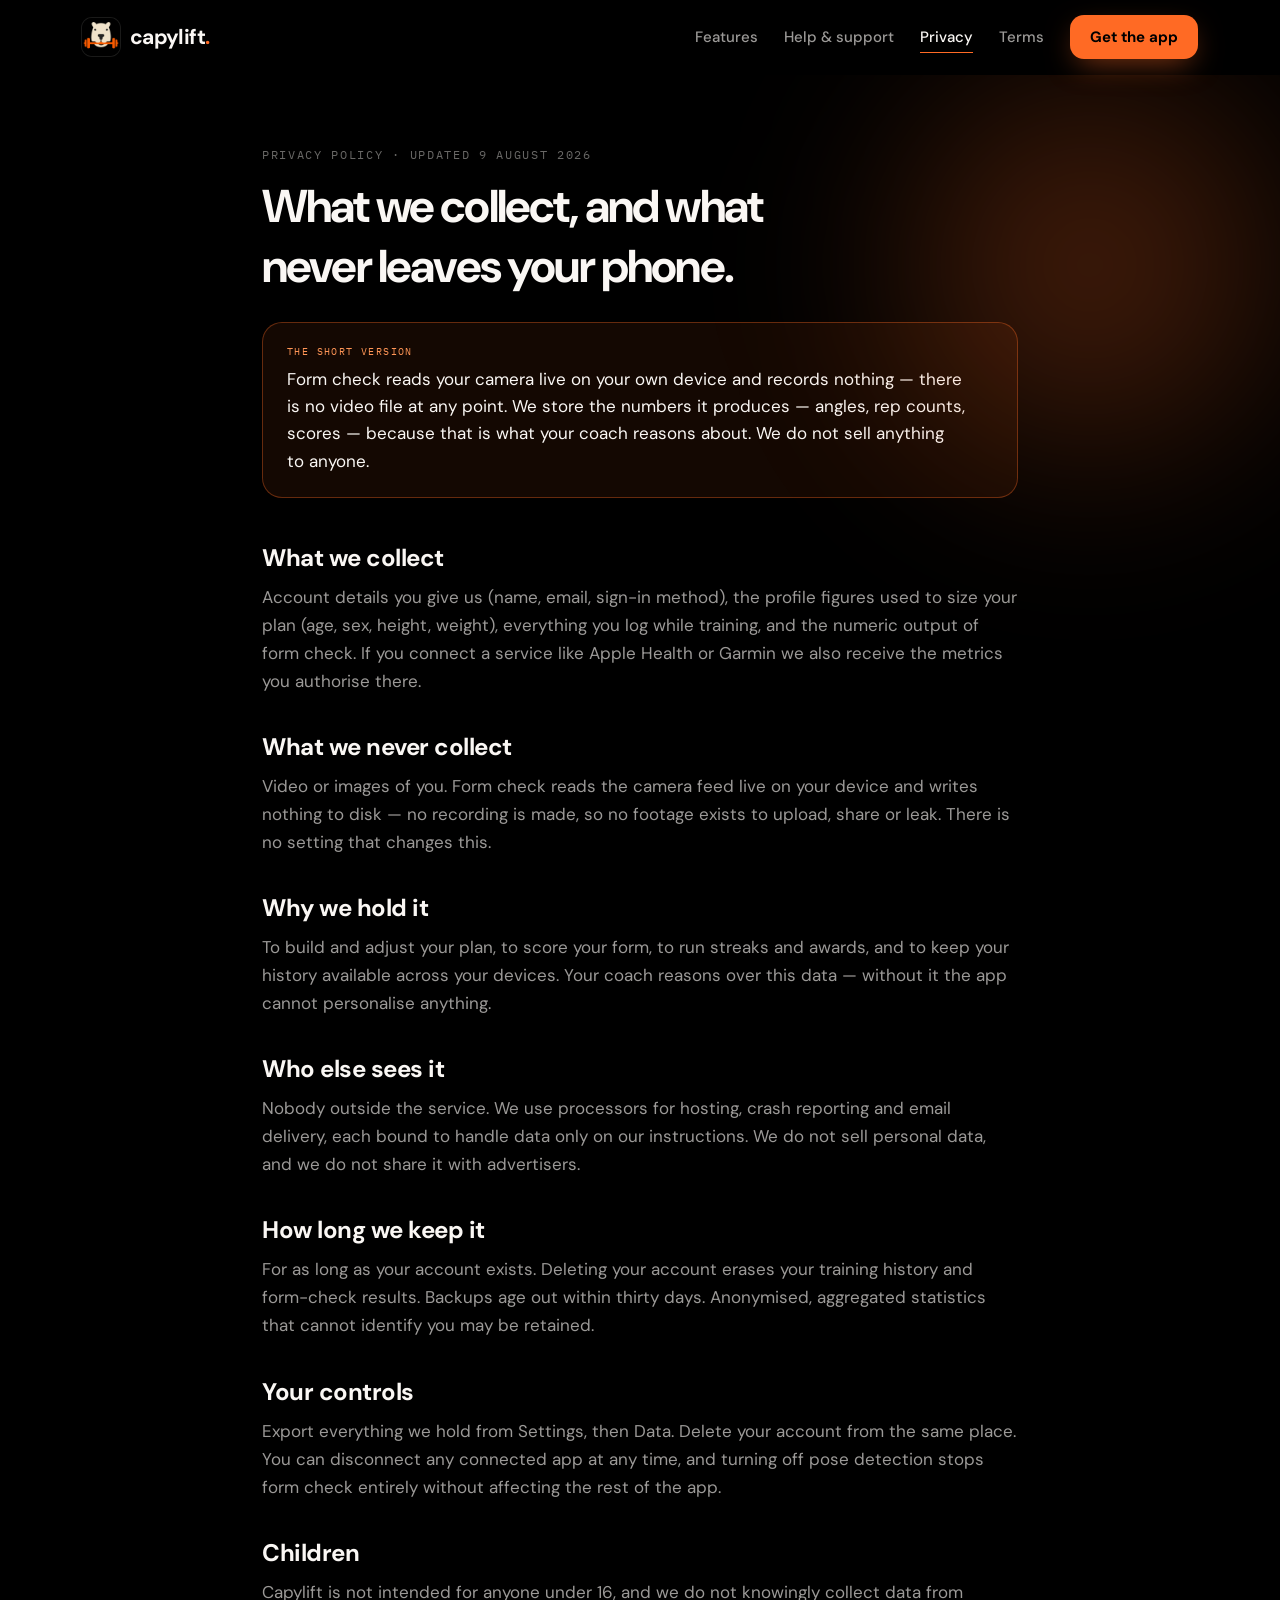
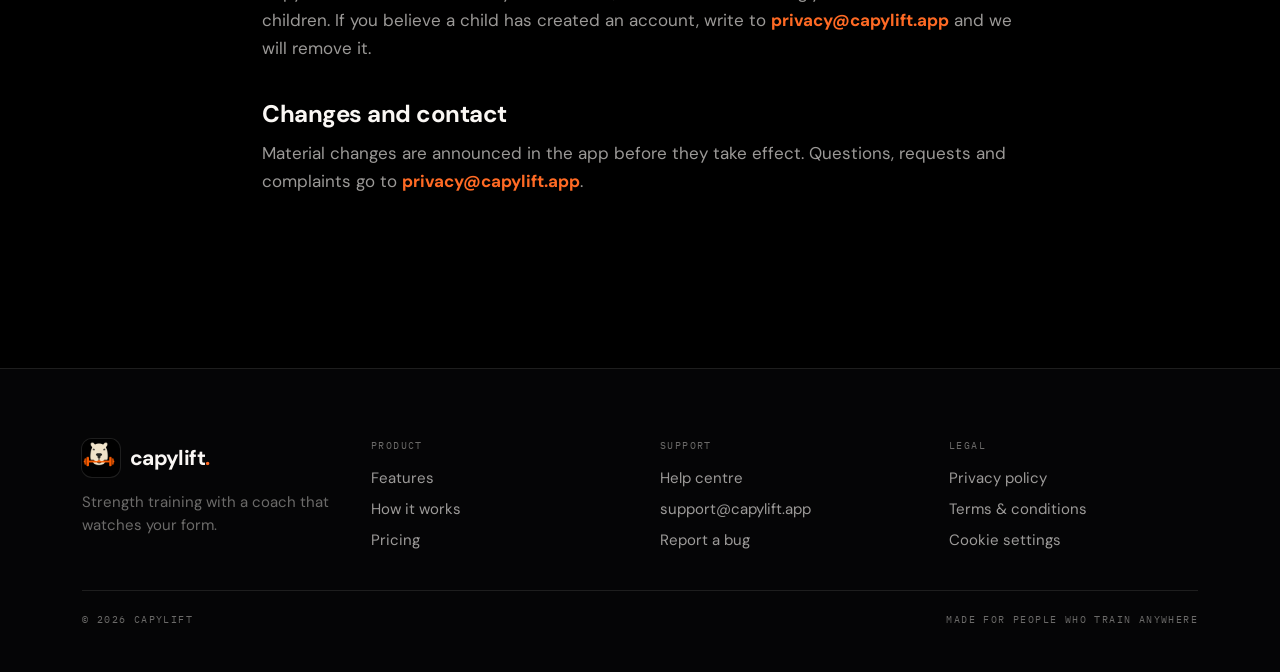
<file: privacy/index.html>
<!DOCTYPE html>
<html lang="en">
<head>
<meta charset="utf-8">
<meta name="viewport" content="width=device-width, initial-scale=1">
<title>Privacy policy — Capylift</title>
<meta name="description" content="What Capylift collects, and what never leaves your phone.">
<link rel="icon" type="image/png" href="/assets/logo.png">
<meta property="og:title" content="Capylift — Your AI strength coach">
<meta property="og:description" content="A coach plans your week. You get the final say on all of it.">
<meta property="og:image" content="/assets/logo.png">
<meta property="og:type" content="website">

<link rel="preconnect" href="https://fonts.googleapis.com">
<link rel="preconnect" href="https://fonts.gstatic.com" crossorigin>
<link href="https://fonts.googleapis.com/css2?family=DM+Sans:wght@400;500;700&family=IBM+Plex+Mono:wght@500;600&display=swap" rel="stylesheet">

<link rel="stylesheet" href="/assets/site.css">
<meta name="theme-color" content="#000000">
</head>
<body>
<div id="progress"></div>
<div class="grain" aria-hidden="true"></div>
<header id="top">
  <div class="wrap nav">
    <a href="/" class="brand"><span class="icon"><img src="/assets/logo.png" alt="Capylift" width="38" height="38"></span><b>capylift<span class="flame">.</span></b></a>
    <nav class="navlinks">
      <a href="/" class="navlink">Features</a>
      <a href="/support/" class="navlink">Help &amp; support</a>
      <a href="/privacy/" class="navlink active">Privacy</a>
      <a href="/terms/" class="navlink">Terms</a>
      <a href="https://apps.apple.com/gb/app/capylift-ai-fitness-trainer/id6780143263" target="_blank" rel="noopener" class="btn btn-flame" aria-label="Get the app">Get the app</a>
    </nav>
  </div>
</header>

<main class="page">
  <div class="page-glow" aria-hidden="true"></div>


    <div class="route" id="route-privacy">
      <div style="max-width:820px; margin:0 auto; padding:clamp(44px,6vw,72px) clamp(20px,4vw,32px) clamp(64px,8vw,96px);">
        <div class="reveal" style="--d:0.00s;font-family:'IBM Plex Mono',monospace; font-size:12px; letter-spacing:0.14em; color:rgba(250,247,244,0.42);">PRIVACY POLICY · UPDATED 9 AUGUST 2026</div>
        <h1 class="reveal" style="--d:0.06s;margin:14px 0 0; font-size:clamp(28px,4.4vw,46px); font-weight:700; letter-spacing:-0.03em; text-wrap:balance;">What we collect, and what never leaves your phone.</h1>
        <div class="reveal" style="--d:0.12s;margin:26px 0 44px; padding:22px 24px; background:rgba(255,106,36,0.08); border:1px solid rgba(255,106,36,0.35); border-radius:20px;">
          <div style="font-family:'IBM Plex Mono',monospace; font-size:10px; letter-spacing:0.14em; color:#FF9556;">THE SHORT VERSION</div>
          <div style="font-size:17px; line-height:1.6; margin-top:8px; text-wrap:pretty;">Form check reads your camera live on your own device and records nothing — there is no video file at any point. We store the numbers it produces — angles, rep counts, scores — because that is what your coach reasons about. We do not sell anything to anyone.</div>
        </div>
        <div class="reveal" style="--d:0.18s;display:flex; flex-direction:column; gap:36px;">
          <div><h2 style="margin:0 0 10px; font-size:24px; font-weight:700; letter-spacing:-0.02em;">What we collect</h2><div style="font-size:17px; line-height:1.65; color:rgba(250,247,244,0.62); text-wrap:pretty;">Account details you give us (name, email, sign-in method), the profile figures used to size your plan (age, sex, height, weight), everything you log while training, and the numeric output of form check. If you connect a service like Apple Health or Garmin we also receive the metrics you authorise there.</div></div>
          <div><h2 style="margin:0 0 10px; font-size:24px; font-weight:700; letter-spacing:-0.02em;">What we never collect</h2><div style="font-size:17px; line-height:1.65; color:rgba(250,247,244,0.62); text-wrap:pretty;">Video or images of you. Form check reads the camera feed live on your device and writes nothing to disk — no recording is made, so no footage exists to upload, share or leak. There is no setting that changes this.</div></div>
          <div><h2 style="margin:0 0 10px; font-size:24px; font-weight:700; letter-spacing:-0.02em;">Why we hold it</h2><div style="font-size:17px; line-height:1.65; color:rgba(250,247,244,0.62); text-wrap:pretty;">To build and adjust your plan, to score your form, to run streaks and awards, and to keep your history available across your devices. Your coach reasons over this data — without it the app cannot personalise anything.</div></div>
          <div><h2 style="margin:0 0 10px; font-size:24px; font-weight:700; letter-spacing:-0.02em;">Who else sees it</h2><div style="font-size:17px; line-height:1.65; color:rgba(250,247,244,0.62); text-wrap:pretty;">Nobody outside the service. We use processors for hosting, crash reporting and email delivery, each bound to handle data only on our instructions. We do not sell personal data, and we do not share it with advertisers.</div></div>
          <div><h2 style="margin:0 0 10px; font-size:24px; font-weight:700; letter-spacing:-0.02em;">How long we keep it</h2><div style="font-size:17px; line-height:1.65; color:rgba(250,247,244,0.62); text-wrap:pretty;">For as long as your account exists. Deleting your account erases your training history and form-check results. Backups age out within thirty days. Anonymised, aggregated statistics that cannot identify you may be retained.</div></div>
          <div><h2 style="margin:0 0 10px; font-size:24px; font-weight:700; letter-spacing:-0.02em;">Your controls</h2><div style="font-size:17px; line-height:1.65; color:rgba(250,247,244,0.62); text-wrap:pretty;">Export everything we hold from Settings, then Data. Delete your account from the same place. You can disconnect any connected app at any time, and turning off pose detection stops form check entirely without affecting the rest of the app.</div></div>
          <div><h2 style="margin:0 0 10px; font-size:24px; font-weight:700; letter-spacing:-0.02em;">Children</h2><div style="font-size:17px; line-height:1.65; color:rgba(250,247,244,0.62); text-wrap:pretty;">Capylift is not intended for anyone under 16, and we do not knowingly collect data from children. If you believe a child has created an account, write to <a href="mailto:privacy@capylift.app">privacy@capylift.app</a> and we will remove it.</div></div>
          <div><h2 style="margin:0 0 10px; font-size:24px; font-weight:700; letter-spacing:-0.02em;">Changes and contact</h2><div style="font-size:17px; line-height:1.65; color:rgba(250,247,244,0.62); text-wrap:pretty;">Material changes are announced in the app before they take effect. Questions, requests and complaints go to <a href="mailto:privacy@capylift.app">privacy@capylift.app</a>.</div></div>
        </div>
      </div>
    </div>

      
</main>

<footer>
  <div class="wrap">
    <div class="fgrid">
      <div>
        <a href="/" class="brand"><span class="icon"><img src="/assets/logo.png" alt="" width="34" height="34"></span><b>capylift<span class="flame">.</span></b></a>
        <div style="margin-top:14px; font-size:15px; line-height:1.55; color:var(--faint); max-width:34ch;">Strength training with a coach that watches your form.</div>
      </div>
      <div><div class="fhead mono">Product</div><div class="flinks"><a href="/#features" class="flink">Features</a><a href="/#how" class="flink">How it works</a><span class="flink">Pricing</span></div></div>
      <div><div class="fhead mono">Support</div><div class="flinks"><a href="/support/" class="flink">Help centre</a><a href="mailto:support@capylift.app" class="flink">support@capylift.app</a><a href="/support/" class="flink">Report a bug</a></div></div>
      <div><div class="fhead mono">Legal</div><div class="flinks"><a href="/privacy/" class="flink">Privacy policy</a><a href="/terms/" class="flink">Terms &amp; conditions</a><span class="flink">Cookie settings</span></div></div>
    </div>
    <div class="fbar mono"><span>© 2026 Capylift</span><span>Made for people who train anywhere</span></div>
  </div>
</footer>

<script>
(() => {
  const reduce = matchMedia('(prefers-reduced-motion: reduce)').matches;
  const header = document.getElementById('top'), bar = document.getElementById('progress');
  const onScroll = () => { const y = scrollY, max = document.documentElement.scrollHeight - innerHeight;
    header.classList.toggle('scrolled', y > 10); bar.style.transform = `scaleX(${max > 0 ? y / max : 0})`; };
  addEventListener('scroll', () => requestAnimationFrame(onScroll), { passive: true }); onScroll();
  const items = document.querySelectorAll('.reveal');
  if (reduce) { items.forEach(e => e.classList.add('in')); return; }
  const io = new IntersectionObserver(es => es.forEach(e => { if (e.isIntersecting) { e.target.classList.add('in'); io.unobserve(e.target); } }), { threshold: 0.12 });
  items.forEach(e => io.observe(e));
})();
</script>
</body>
</html>
</file>
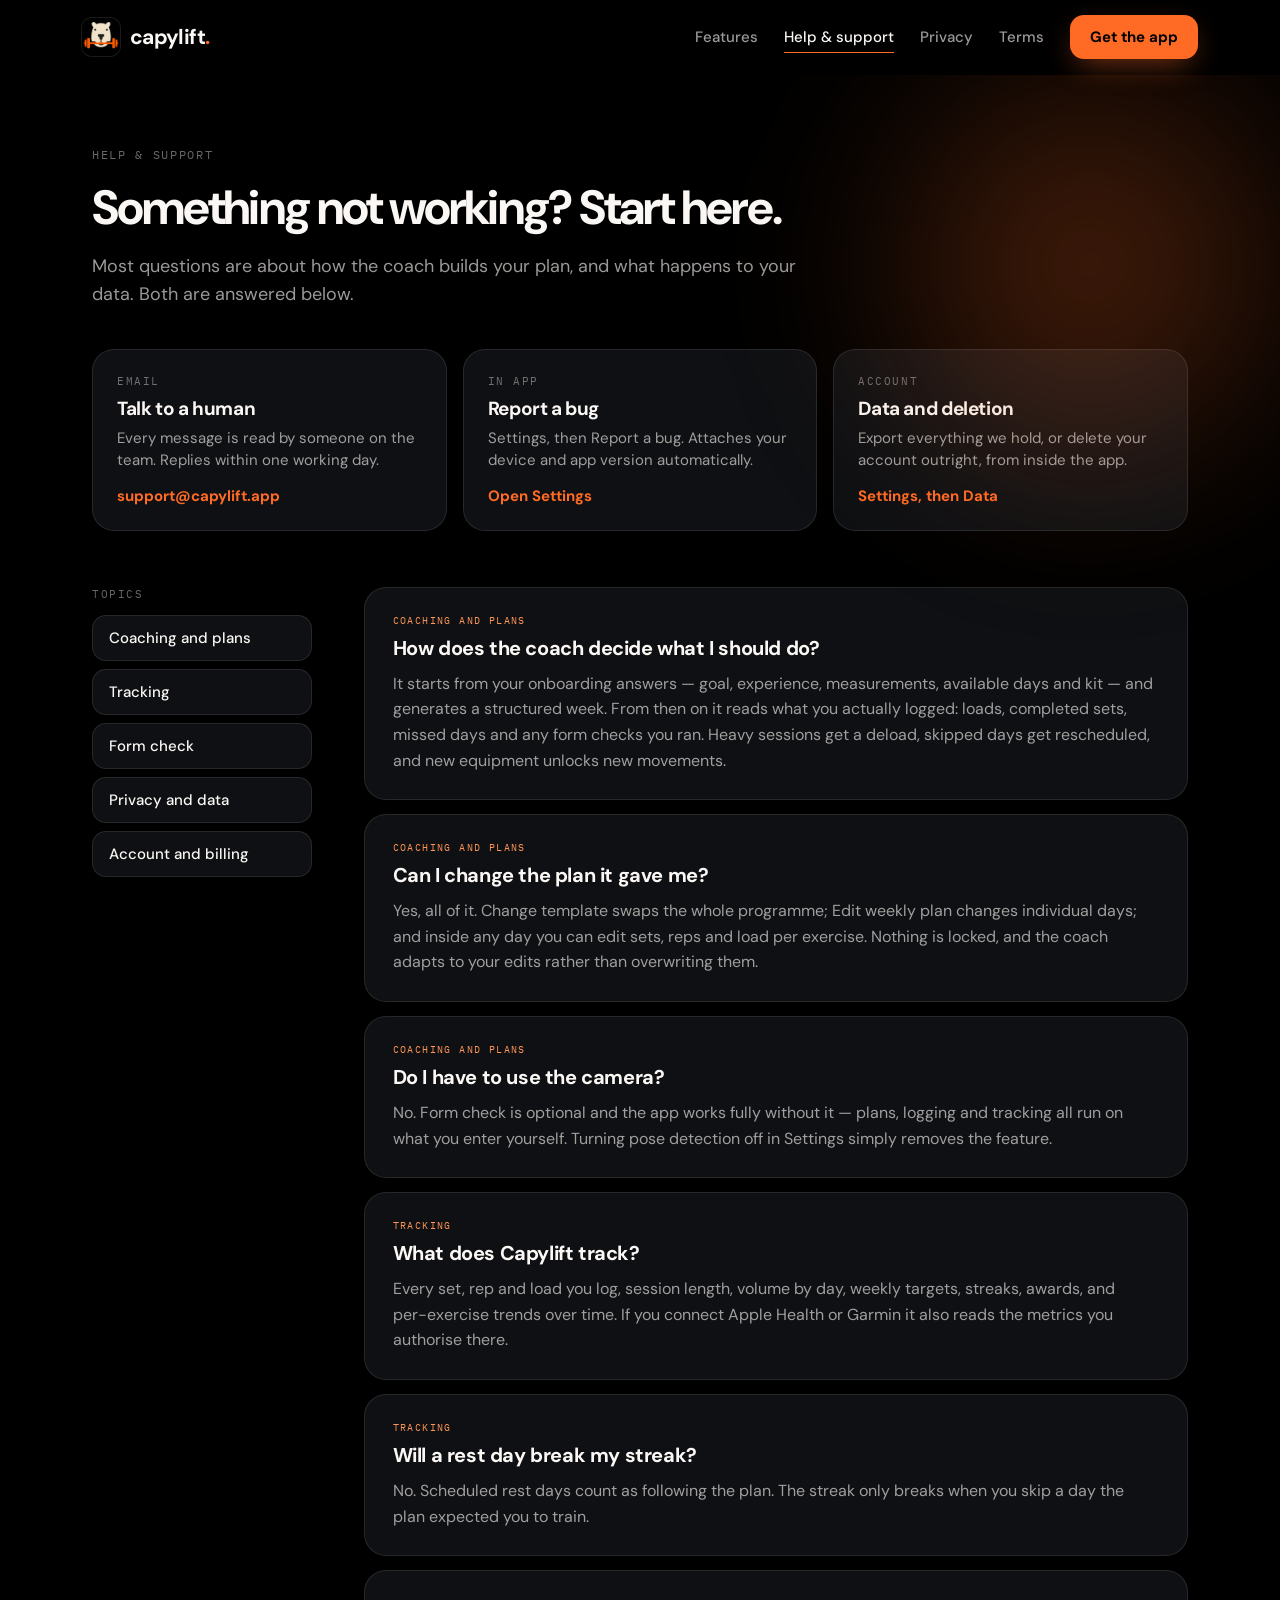
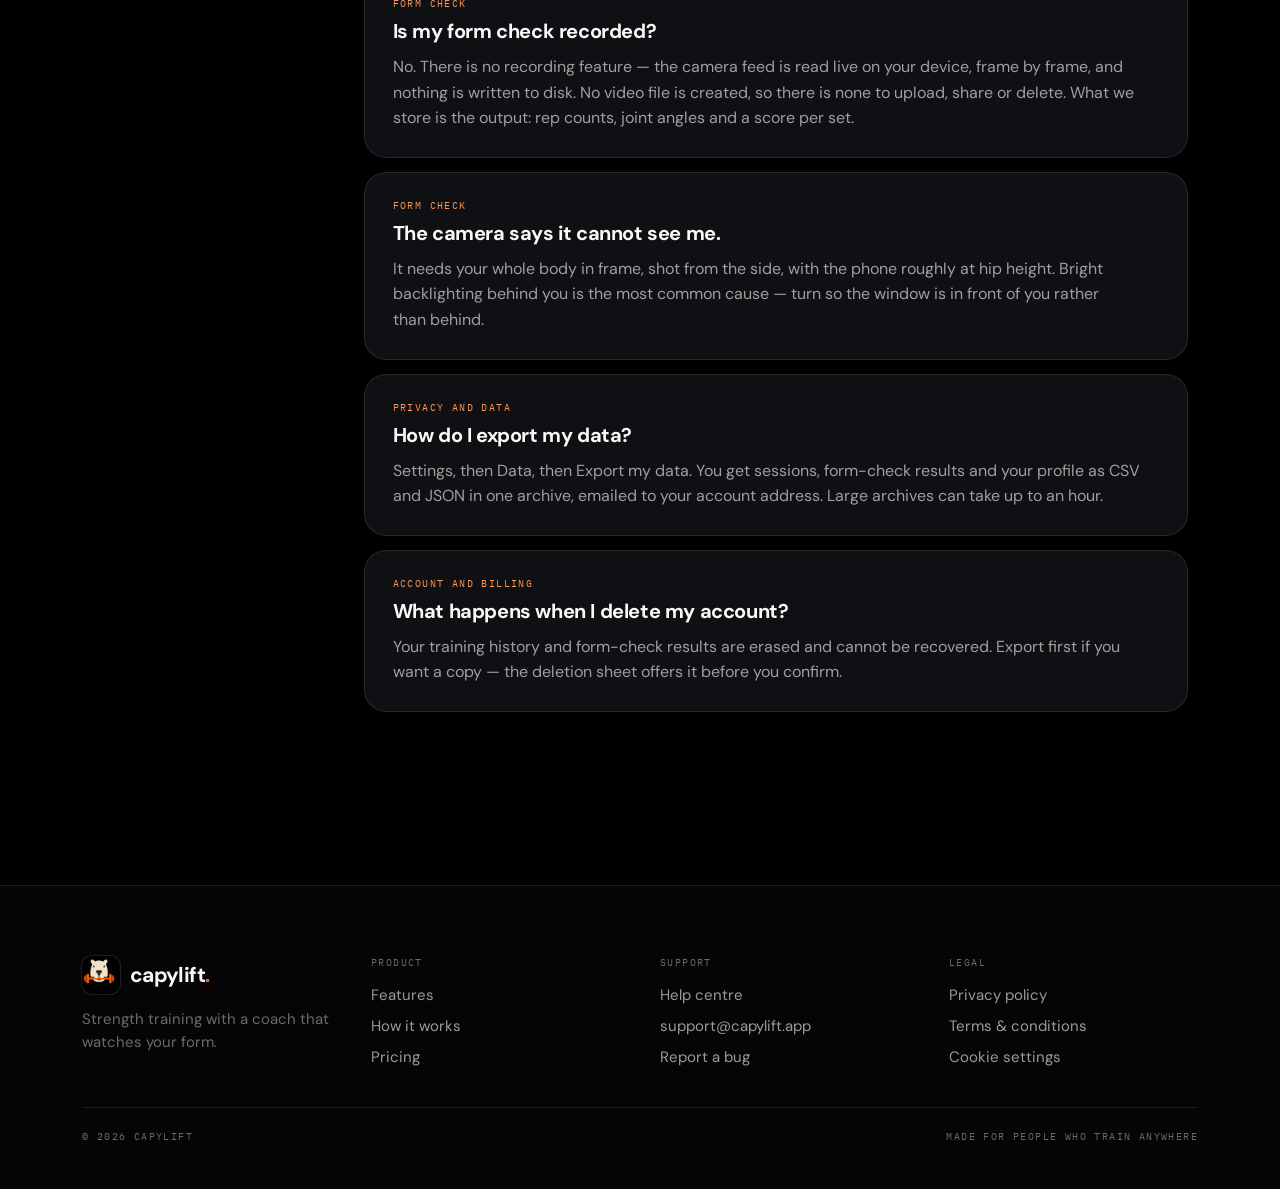
<file: support/index.html>
<!DOCTYPE html>
<html lang="en">
<head>
<meta charset="utf-8">
<meta name="viewport" content="width=device-width, initial-scale=1">
<title>Help &amp; support — Capylift</title>
<meta name="description" content="Answers on how the Capylift coach builds your plan, and what happens to your data.">
<link rel="icon" type="image/png" href="/assets/logo.png">
<meta property="og:title" content="Capylift — Your AI strength coach">
<meta property="og:description" content="A coach plans your week. You get the final say on all of it.">
<meta property="og:image" content="/assets/logo.png">
<meta property="og:type" content="website">

<link rel="preconnect" href="https://fonts.googleapis.com">
<link rel="preconnect" href="https://fonts.gstatic.com" crossorigin>
<link href="https://fonts.googleapis.com/css2?family=DM+Sans:wght@400;500;700&family=IBM+Plex+Mono:wght@500;600&display=swap" rel="stylesheet">

<link rel="stylesheet" href="/assets/site.css">
<meta name="theme-color" content="#000000">
</head>
<body>
<div id="progress"></div>
<div class="grain" aria-hidden="true"></div>
<header id="top">
  <div class="wrap nav">
    <a href="/" class="brand"><span class="icon"><img src="/assets/logo.png" alt="Capylift" width="38" height="38"></span><b>capylift<span class="flame">.</span></b></a>
    <nav class="navlinks">
      <a href="/" class="navlink">Features</a>
      <a href="/support/" class="navlink active">Help &amp; support</a>
      <a href="/privacy/" class="navlink">Privacy</a>
      <a href="/terms/" class="navlink">Terms</a>
      <a href="https://apps.apple.com/gb/app/capylift-ai-fitness-trainer/id6780143263" target="_blank" rel="noopener" class="btn btn-flame" aria-label="Get the app">Get the app</a>
    </nav>
  </div>
</header>

<main class="page">
  <div class="page-glow" aria-hidden="true"></div>


    <div class="route" id="route-support">
      <div style="max-width:1160px; margin:0 auto; padding:clamp(44px,6vw,72px) clamp(20px,4vw,32px) clamp(64px,8vw,96px);">
        <div class="reveal" style="--d:0.00s;font-family:'IBM Plex Mono',monospace; font-size:12px; letter-spacing:0.14em; color:rgba(250,247,244,0.42);">HELP &amp; SUPPORT</div>
        <h1 class="reveal" style="--d:0.06s;margin:14px 0 0; font-size:clamp(30px,4.6vw,48px); font-weight:700; letter-spacing:-0.03em; text-wrap:balance;">Something not working? Start here.</h1>
        <p class="reveal" style="--d:0.12s;margin:14px 0 0; font-size:18px; line-height:1.55; color:rgba(250,247,244,0.62); max-width:60ch; text-wrap:pretty;">Most questions are about how the coach builds your plan, and what happens to your data. Both are answered below.</p>

        <div class="reveal" style="--d:0.18s;display:grid; grid-template-columns:repeat(auto-fit,minmax(min(258px,100%),1fr)); gap:16px; margin:40px 0 56px;">
          <div style="padding:24px; background:#0E1013; border:1px solid rgba(250,247,244,0.10); border-radius:22px;" data-card>
            <div style="font-family:'IBM Plex Mono',monospace; font-size:11px; letter-spacing:0.14em; color:rgba(250,247,244,0.42);">EMAIL</div>
            <div style="font-size:19px; font-weight:700; letter-spacing:-0.02em; margin:8px 0 6px;">Talk to a human</div>
            <div style="font-size:15px; line-height:1.5; color:rgba(250,247,244,0.62); text-wrap:pretty;">Every message is read by someone on the team. Replies within one working day.</div>
            <div style="margin-top:14px; font-size:15px; font-weight:700; color:#FF6A24;"><a href="mailto:support@capylift.app">support@capylift.app</a></div>
          </div>
          <div style="padding:24px; background:#0E1013; border:1px solid rgba(250,247,244,0.10); border-radius:22px;" data-card>
            <div style="font-family:'IBM Plex Mono',monospace; font-size:11px; letter-spacing:0.14em; color:rgba(250,247,244,0.42);">IN APP</div>
            <div style="font-size:19px; font-weight:700; letter-spacing:-0.02em; margin:8px 0 6px;">Report a bug</div>
            <div style="font-size:15px; line-height:1.5; color:rgba(250,247,244,0.62); text-wrap:pretty;">Settings, then Report a bug. Attaches your device and app version automatically.</div>
            <div style="margin-top:14px; font-size:15px; font-weight:700; color:#FF6A24;">Open Settings</div>
          </div>
          <div style="padding:24px; background:#0E1013; border:1px solid rgba(250,247,244,0.10); border-radius:22px;" data-card>
            <div style="font-family:'IBM Plex Mono',monospace; font-size:11px; letter-spacing:0.14em; color:rgba(250,247,244,0.42);">ACCOUNT</div>
            <div style="font-size:19px; font-weight:700; letter-spacing:-0.02em; margin:8px 0 6px;">Data and deletion</div>
            <div style="font-size:15px; line-height:1.5; color:rgba(250,247,244,0.62); text-wrap:pretty;">Export everything we hold, or delete your account outright, from inside the app.</div>
            <div style="margin-top:14px; font-size:15px; font-weight:700; color:#FF6A24;">Settings, then Data</div>
          </div>
        </div>

        <div class="reveal" style="--d:0.24s;display:flex; flex-wrap:wrap; gap:clamp(28px,4vw,56px); align-items:flex-start;">
          <div style="position:sticky; top:100px; flex:1 1 220px; max-width:280px;">
            <div style="font-family:'IBM Plex Mono',monospace; font-size:11px; letter-spacing:0.14em; color:rgba(250,247,244,0.42); margin-bottom:14px;">TOPICS</div>
            <div style="display:flex; flex-direction:column; gap:8px;">
              <div style="padding:12px 16px; background:#0E1013; border:1px solid rgba(250,247,244,0.10); border-radius:14px; font-size:15px; font-weight:500;" data-card>Coaching and plans</div>
              <div style="padding:12px 16px; background:#0E1013; border:1px solid rgba(250,247,244,0.10); border-radius:14px; font-size:15px; font-weight:500;" data-card>Tracking</div>
              <div style="padding:12px 16px; background:#0E1013; border:1px solid rgba(250,247,244,0.10); border-radius:14px; font-size:15px; font-weight:500;" data-card>Form check</div>
              <div style="padding:12px 16px; background:#0E1013; border:1px solid rgba(250,247,244,0.10); border-radius:14px; font-size:15px; font-weight:500;" data-card>Privacy and data</div>
              <div style="padding:12px 16px; background:#0E1013; border:1px solid rgba(250,247,244,0.10); border-radius:14px; font-size:15px; font-weight:500;" data-card>Account and billing</div>
            </div>
          </div>
          <div style="display:flex; flex-direction:column; gap:14px; flex:999 1 340px; min-width:0;">
            <div style="padding:26px 28px; background:#0E1013; border:1px solid rgba(250,247,244,0.10); border-radius:22px;" data-card><div style="font-family:'IBM Plex Mono',monospace; font-size:10px; letter-spacing:0.14em; color:#FF9556;">COACHING AND PLANS</div><div style="font-size:20px; font-weight:700; letter-spacing:-0.02em; margin:8px 0 10px; text-wrap:balance;">How does the coach decide what I should do?</div><div style="font-size:16px; line-height:1.6; color:rgba(250,247,244,0.62); text-wrap:pretty;">It starts from your onboarding answers — goal, experience, measurements, available days and kit — and generates a structured week. From then on it reads what you actually logged: loads, completed sets, missed days and any form checks you ran. Heavy sessions get a deload, skipped days get rescheduled, and new equipment unlocks new movements.</div></div>
            <div style="padding:26px 28px; background:#0E1013; border:1px solid rgba(250,247,244,0.10); border-radius:22px;" data-card><div style="font-family:'IBM Plex Mono',monospace; font-size:10px; letter-spacing:0.14em; color:#FF9556;">COACHING AND PLANS</div><div style="font-size:20px; font-weight:700; letter-spacing:-0.02em; margin:8px 0 10px; text-wrap:balance;">Can I change the plan it gave me?</div><div style="font-size:16px; line-height:1.6; color:rgba(250,247,244,0.62); text-wrap:pretty;">Yes, all of it. Change template swaps the whole programme; Edit weekly plan changes individual days; and inside any day you can edit sets, reps and load per exercise. Nothing is locked, and the coach adapts to your edits rather than overwriting them.</div></div>
            <div style="padding:26px 28px; background:#0E1013; border:1px solid rgba(250,247,244,0.10); border-radius:22px;" data-card><div style="font-family:'IBM Plex Mono',monospace; font-size:10px; letter-spacing:0.14em; color:#FF9556;">COACHING AND PLANS</div><div style="font-size:20px; font-weight:700; letter-spacing:-0.02em; margin:8px 0 10px; text-wrap:balance;">Do I have to use the camera?</div><div style="font-size:16px; line-height:1.6; color:rgba(250,247,244,0.62); text-wrap:pretty;">No. Form check is optional and the app works fully without it — plans, logging and tracking all run on what you enter yourself. Turning pose detection off in Settings simply removes the feature.</div></div>
            <div style="padding:26px 28px; background:#0E1013; border:1px solid rgba(250,247,244,0.10); border-radius:22px;" data-card><div style="font-family:'IBM Plex Mono',monospace; font-size:10px; letter-spacing:0.14em; color:#FF9556;">TRACKING</div><div style="font-size:20px; font-weight:700; letter-spacing:-0.02em; margin:8px 0 10px; text-wrap:balance;">What does Capylift track?</div><div style="font-size:16px; line-height:1.6; color:rgba(250,247,244,0.62); text-wrap:pretty;">Every set, rep and load you log, session length, volume by day, weekly targets, streaks, awards, and per-exercise trends over time. If you connect Apple Health or Garmin it also reads the metrics you authorise there.</div></div>
            <div style="padding:26px 28px; background:#0E1013; border:1px solid rgba(250,247,244,0.10); border-radius:22px;" data-card><div style="font-family:'IBM Plex Mono',monospace; font-size:10px; letter-spacing:0.14em; color:#FF9556;">TRACKING</div><div style="font-size:20px; font-weight:700; letter-spacing:-0.02em; margin:8px 0 10px; text-wrap:balance;">Will a rest day break my streak?</div><div style="font-size:16px; line-height:1.6; color:rgba(250,247,244,0.62); text-wrap:pretty;">No. Scheduled rest days count as following the plan. The streak only breaks when you skip a day the plan expected you to train.</div></div>
            <div style="padding:26px 28px; background:#0E1013; border:1px solid rgba(250,247,244,0.10); border-radius:22px;" data-card><div style="font-family:'IBM Plex Mono',monospace; font-size:10px; letter-spacing:0.14em; color:#FF9556;">FORM CHECK</div><div style="font-size:20px; font-weight:700; letter-spacing:-0.02em; margin:8px 0 10px; text-wrap:balance;">Is my form check recorded?</div><div style="font-size:16px; line-height:1.6; color:rgba(250,247,244,0.62); text-wrap:pretty;">No. There is no recording feature — the camera feed is read live on your device, frame by frame, and nothing is written to disk. No video file is created, so there is none to upload, share or delete. What we store is the output: rep counts, joint angles and a score per set.</div></div>
            <div style="padding:26px 28px; background:#0E1013; border:1px solid rgba(250,247,244,0.10); border-radius:22px;" data-card><div style="font-family:'IBM Plex Mono',monospace; font-size:10px; letter-spacing:0.14em; color:#FF9556;">FORM CHECK</div><div style="font-size:20px; font-weight:700; letter-spacing:-0.02em; margin:8px 0 10px; text-wrap:balance;">The camera says it cannot see me.</div><div style="font-size:16px; line-height:1.6; color:rgba(250,247,244,0.62); text-wrap:pretty;">It needs your whole body in frame, shot from the side, with the phone roughly at hip height. Bright backlighting behind you is the most common cause — turn so the window is in front of you rather than behind.</div></div>
            <div style="padding:26px 28px; background:#0E1013; border:1px solid rgba(250,247,244,0.10); border-radius:22px;" data-card><div style="font-family:'IBM Plex Mono',monospace; font-size:10px; letter-spacing:0.14em; color:#FF9556;">PRIVACY AND DATA</div><div style="font-size:20px; font-weight:700; letter-spacing:-0.02em; margin:8px 0 10px; text-wrap:balance;">How do I export my data?</div><div style="font-size:16px; line-height:1.6; color:rgba(250,247,244,0.62); text-wrap:pretty;">Settings, then Data, then Export my data. You get sessions, form-check results and your profile as CSV and JSON in one archive, emailed to your account address. Large archives can take up to an hour.</div></div>
            <div style="padding:26px 28px; background:#0E1013; border:1px solid rgba(250,247,244,0.10); border-radius:22px;" data-card><div style="font-family:'IBM Plex Mono',monospace; font-size:10px; letter-spacing:0.14em; color:#FF9556;">ACCOUNT AND BILLING</div><div style="font-size:20px; font-weight:700; letter-spacing:-0.02em; margin:8px 0 10px; text-wrap:balance;">What happens when I delete my account?</div><div style="font-size:16px; line-height:1.6; color:rgba(250,247,244,0.62); text-wrap:pretty;">Your training history and form-check results are erased and cannot be recovered. Export first if you want a copy — the deletion sheet offers it before you confirm.</div></div>
          </div>
        </div>
      </div>
    </div>

      
</main>

<footer>
  <div class="wrap">
    <div class="fgrid">
      <div>
        <a href="/" class="brand"><span class="icon"><img src="/assets/logo.png" alt="" width="34" height="34"></span><b>capylift<span class="flame">.</span></b></a>
        <div style="margin-top:14px; font-size:15px; line-height:1.55; color:var(--faint); max-width:34ch;">Strength training with a coach that watches your form.</div>
      </div>
      <div><div class="fhead mono">Product</div><div class="flinks"><a href="/#features" class="flink">Features</a><a href="/#how" class="flink">How it works</a><span class="flink">Pricing</span></div></div>
      <div><div class="fhead mono">Support</div><div class="flinks"><a href="/support/" class="flink">Help centre</a><a href="mailto:support@capylift.app" class="flink">support@capylift.app</a><a href="/support/" class="flink">Report a bug</a></div></div>
      <div><div class="fhead mono">Legal</div><div class="flinks"><a href="/privacy/" class="flink">Privacy policy</a><a href="/terms/" class="flink">Terms &amp; conditions</a><span class="flink">Cookie settings</span></div></div>
    </div>
    <div class="fbar mono"><span>© 2026 Capylift</span><span>Made for people who train anywhere</span></div>
  </div>
</footer>

<script>
(() => {
  const reduce = matchMedia('(prefers-reduced-motion: reduce)').matches;
  const header = document.getElementById('top'), bar = document.getElementById('progress');
  const onScroll = () => { const y = scrollY, max = document.documentElement.scrollHeight - innerHeight;
    header.classList.toggle('scrolled', y > 10); bar.style.transform = `scaleX(${max > 0 ? y / max : 0})`; };
  addEventListener('scroll', () => requestAnimationFrame(onScroll), { passive: true }); onScroll();
  const items = document.querySelectorAll('.reveal');
  if (reduce) { items.forEach(e => e.classList.add('in')); return; }
  const io = new IntersectionObserver(es => es.forEach(e => { if (e.isIntersecting) { e.target.classList.add('in'); io.unobserve(e.target); } }), { threshold: 0.12 });
  items.forEach(e => io.observe(e));
})();
</script>
</body>
</html>
</file>
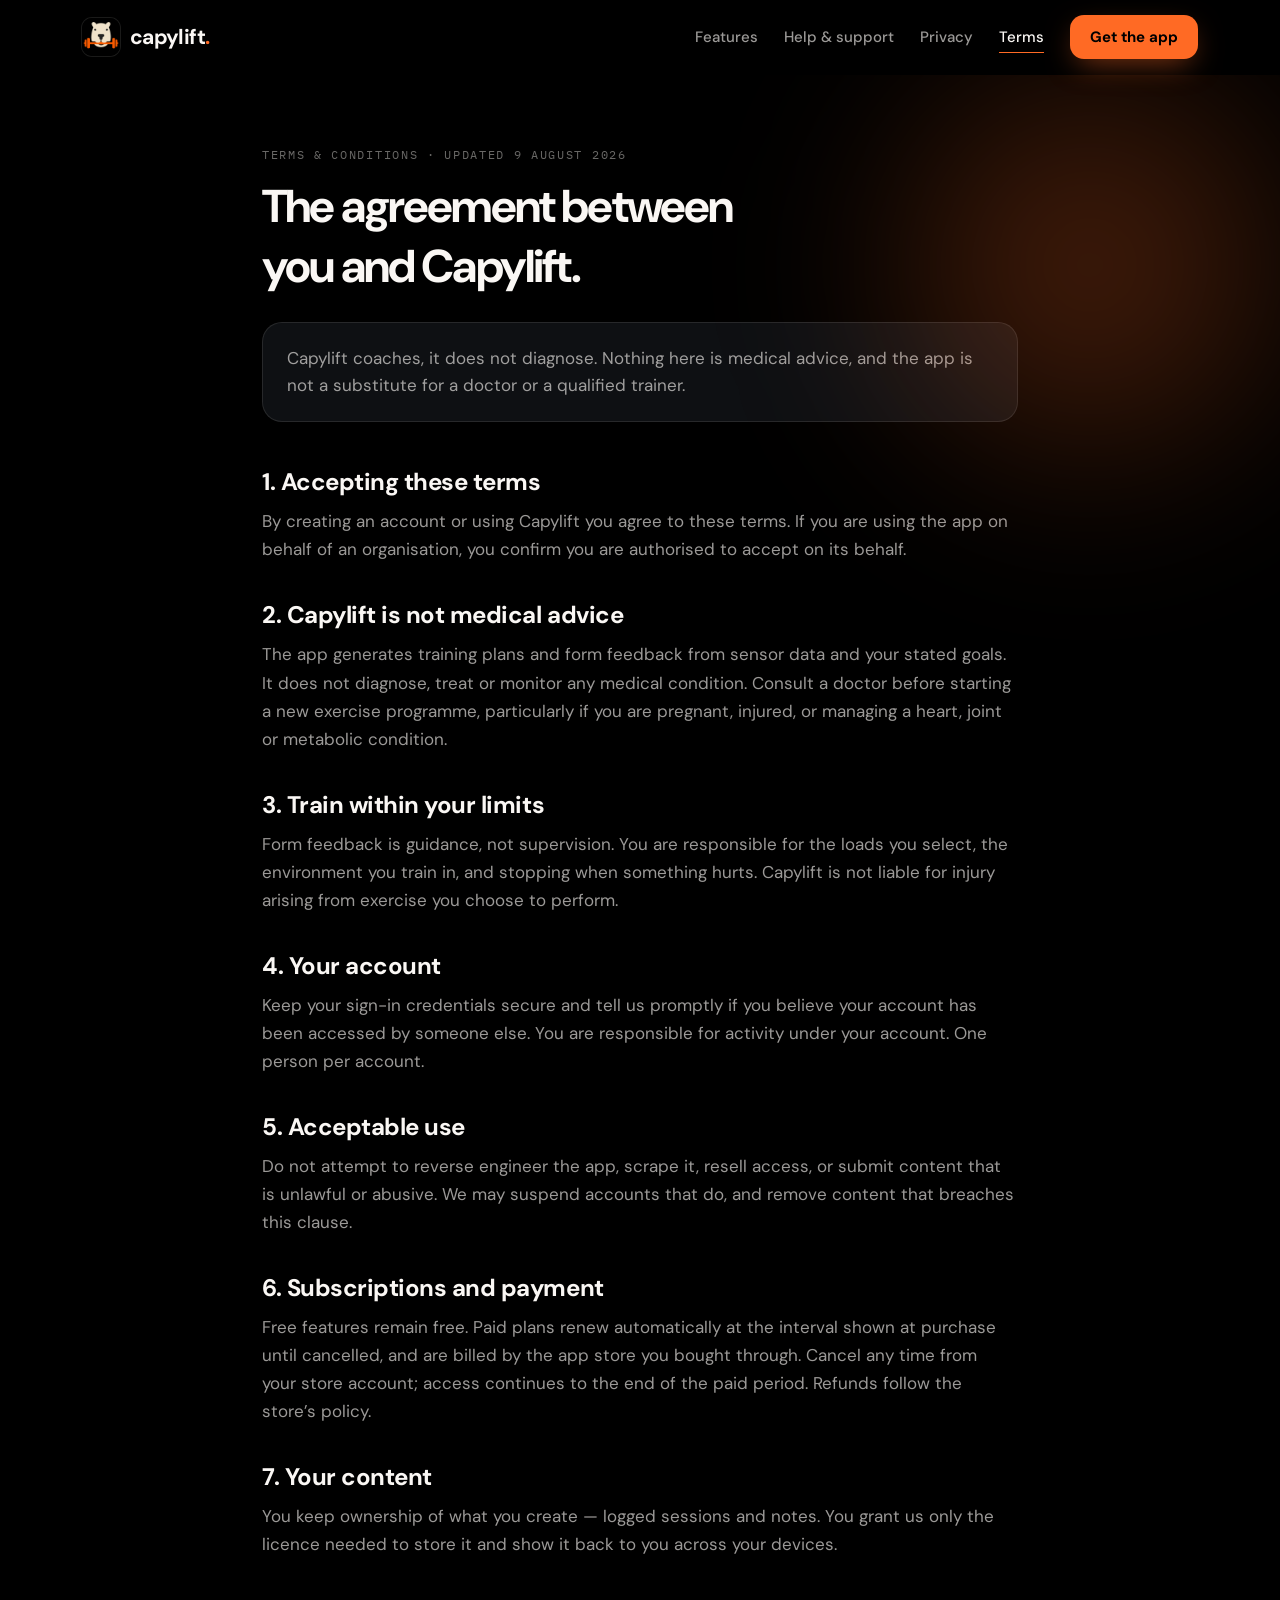
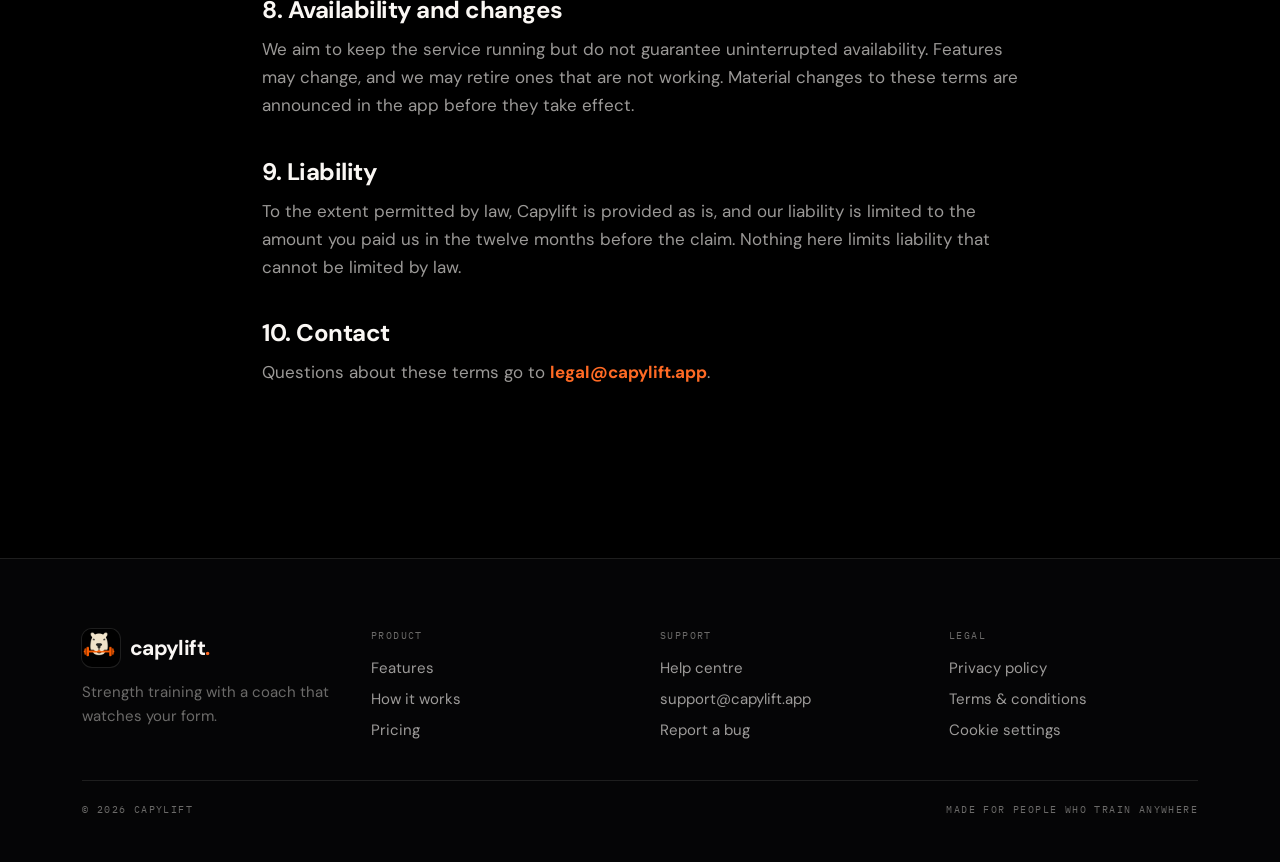
<file: terms/index.html>
<!DOCTYPE html>
<html lang="en">
<head>
<meta charset="utf-8">
<meta name="viewport" content="width=device-width, initial-scale=1">
<title>Terms &amp; conditions — Capylift</title>
<meta name="description" content="The agreement between you and Capylift.">
<link rel="icon" type="image/png" href="/assets/logo.png">
<meta property="og:title" content="Capylift — Your AI strength coach">
<meta property="og:description" content="A coach plans your week. You get the final say on all of it.">
<meta property="og:image" content="/assets/logo.png">
<meta property="og:type" content="website">

<link rel="preconnect" href="https://fonts.googleapis.com">
<link rel="preconnect" href="https://fonts.gstatic.com" crossorigin>
<link href="https://fonts.googleapis.com/css2?family=DM+Sans:wght@400;500;700&family=IBM+Plex+Mono:wght@500;600&display=swap" rel="stylesheet">

<link rel="stylesheet" href="/assets/site.css">
<meta name="theme-color" content="#000000">
</head>
<body>
<div id="progress"></div>
<div class="grain" aria-hidden="true"></div>
<header id="top">
  <div class="wrap nav">
    <a href="/" class="brand"><span class="icon"><img src="/assets/logo.png" alt="Capylift" width="38" height="38"></span><b>capylift<span class="flame">.</span></b></a>
    <nav class="navlinks">
      <a href="/" class="navlink">Features</a>
      <a href="/support/" class="navlink">Help &amp; support</a>
      <a href="/privacy/" class="navlink">Privacy</a>
      <a href="/terms/" class="navlink active">Terms</a>
      <a href="https://apps.apple.com/gb/app/capylift-ai-fitness-trainer/id6780143263" target="_blank" rel="noopener" class="btn btn-flame" aria-label="Get the app">Get the app</a>
    </nav>
  </div>
</header>

<main class="page">
  <div class="page-glow" aria-hidden="true"></div>


    <div class="route" id="route-terms">
      <div style="max-width:820px; margin:0 auto; padding:clamp(44px,6vw,72px) clamp(20px,4vw,32px) clamp(64px,8vw,96px);">
        <div class="reveal" style="--d:0.00s;font-family:'IBM Plex Mono',monospace; font-size:12px; letter-spacing:0.14em; color:rgba(250,247,244,0.42);">TERMS &amp; CONDITIONS · UPDATED 9 AUGUST 2026</div>
        <h1 class="reveal" style="--d:0.06s;margin:14px 0 0; font-size:clamp(28px,4.4vw,46px); font-weight:700; letter-spacing:-0.03em; text-wrap:balance;">The agreement between you and Capylift.</h1>
        <div class="reveal" style="--d:0.12s;margin:26px 0 44px; padding:22px 24px; background:#0E1013; border:1px solid rgba(250,247,244,0.10); border-radius:20px;" data-card>
          <div style="font-size:17px; line-height:1.6; color:rgba(250,247,244,0.62); text-wrap:pretty;">Capylift coaches, it does not diagnose. Nothing here is medical advice, and the app is not a substitute for a doctor or a qualified trainer.</div>
        </div>
        <div class="reveal" style="--d:0.18s;display:flex; flex-direction:column; gap:36px;">
          <div><h2 style="margin:0 0 10px; font-size:24px; font-weight:700; letter-spacing:-0.02em;">1. Accepting these terms</h2><div style="font-size:17px; line-height:1.65; color:rgba(250,247,244,0.62); text-wrap:pretty;">By creating an account or using Capylift you agree to these terms. If you are using the app on behalf of an organisation, you confirm you are authorised to accept on its behalf.</div></div>
          <div><h2 style="margin:0 0 10px; font-size:24px; font-weight:700; letter-spacing:-0.02em;">2. Capylift is not medical advice</h2><div style="font-size:17px; line-height:1.65; color:rgba(250,247,244,0.62); text-wrap:pretty;">The app generates training plans and form feedback from sensor data and your stated goals. It does not diagnose, treat or monitor any medical condition. Consult a doctor before starting a new exercise programme, particularly if you are pregnant, injured, or managing a heart, joint or metabolic condition.</div></div>
          <div><h2 style="margin:0 0 10px; font-size:24px; font-weight:700; letter-spacing:-0.02em;">3. Train within your limits</h2><div style="font-size:17px; line-height:1.65; color:rgba(250,247,244,0.62); text-wrap:pretty;">Form feedback is guidance, not supervision. You are responsible for the loads you select, the environment you train in, and stopping when something hurts. Capylift is not liable for injury arising from exercise you choose to perform.</div></div>
          <div><h2 style="margin:0 0 10px; font-size:24px; font-weight:700; letter-spacing:-0.02em;">4. Your account</h2><div style="font-size:17px; line-height:1.65; color:rgba(250,247,244,0.62); text-wrap:pretty;">Keep your sign-in credentials secure and tell us promptly if you believe your account has been accessed by someone else. You are responsible for activity under your account. One person per account.</div></div>
          <div><h2 style="margin:0 0 10px; font-size:24px; font-weight:700; letter-spacing:-0.02em;">5. Acceptable use</h2><div style="font-size:17px; line-height:1.65; color:rgba(250,247,244,0.62); text-wrap:pretty;">Do not attempt to reverse engineer the app, scrape it, resell access, or submit content that is unlawful or abusive. We may suspend accounts that do, and remove content that breaches this clause.</div></div>
          <div><h2 style="margin:0 0 10px; font-size:24px; font-weight:700; letter-spacing:-0.02em;">6. Subscriptions and payment</h2><div style="font-size:17px; line-height:1.65; color:rgba(250,247,244,0.62); text-wrap:pretty;">Free features remain free. Paid plans renew automatically at the interval shown at purchase until cancelled, and are billed by the app store you bought through. Cancel any time from your store account; access continues to the end of the paid period. Refunds follow the store’s policy.</div></div>
          <div><h2 style="margin:0 0 10px; font-size:24px; font-weight:700; letter-spacing:-0.02em;">7. Your content</h2><div style="font-size:17px; line-height:1.65; color:rgba(250,247,244,0.62); text-wrap:pretty;">You keep ownership of what you create — logged sessions and notes. You grant us only the licence needed to store it and show it back to you across your devices.</div></div>
          <div><h2 style="margin:0 0 10px; font-size:24px; font-weight:700; letter-spacing:-0.02em;">8. Availability and changes</h2><div style="font-size:17px; line-height:1.65; color:rgba(250,247,244,0.62); text-wrap:pretty;">We aim to keep the service running but do not guarantee uninterrupted availability. Features may change, and we may retire ones that are not working. Material changes to these terms are announced in the app before they take effect.</div></div>
          <div><h2 style="margin:0 0 10px; font-size:24px; font-weight:700; letter-spacing:-0.02em;">9. Liability</h2><div style="font-size:17px; line-height:1.65; color:rgba(250,247,244,0.62); text-wrap:pretty;">To the extent permitted by law, Capylift is provided as is, and our liability is limited to the amount you paid us in the twelve months before the claim. Nothing here limits liability that cannot be limited by law.</div></div>
          <div><h2 style="margin:0 0 10px; font-size:24px; font-weight:700; letter-spacing:-0.02em;">10. Contact</h2><div style="font-size:17px; line-height:1.65; color:rgba(250,247,244,0.62); text-wrap:pretty;">Questions about these terms go to <a href="mailto:legal@capylift.app">legal@capylift.app</a>.</div></div>
        </div>
      </div>
    </div>

    
</main>

<footer>
  <div class="wrap">
    <div class="fgrid">
      <div>
        <a href="/" class="brand"><span class="icon"><img src="/assets/logo.png" alt="" width="34" height="34"></span><b>capylift<span class="flame">.</span></b></a>
        <div style="margin-top:14px; font-size:15px; line-height:1.55; color:var(--faint); max-width:34ch;">Strength training with a coach that watches your form.</div>
      </div>
      <div><div class="fhead mono">Product</div><div class="flinks"><a href="/#features" class="flink">Features</a><a href="/#how" class="flink">How it works</a><span class="flink">Pricing</span></div></div>
      <div><div class="fhead mono">Support</div><div class="flinks"><a href="/support/" class="flink">Help centre</a><a href="mailto:support@capylift.app" class="flink">support@capylift.app</a><a href="/support/" class="flink">Report a bug</a></div></div>
      <div><div class="fhead mono">Legal</div><div class="flinks"><a href="/privacy/" class="flink">Privacy policy</a><a href="/terms/" class="flink">Terms &amp; conditions</a><span class="flink">Cookie settings</span></div></div>
    </div>
    <div class="fbar mono"><span>© 2026 Capylift</span><span>Made for people who train anywhere</span></div>
  </div>
</footer>

<script>
(() => {
  const reduce = matchMedia('(prefers-reduced-motion: reduce)').matches;
  const header = document.getElementById('top'), bar = document.getElementById('progress');
  const onScroll = () => { const y = scrollY, max = document.documentElement.scrollHeight - innerHeight;
    header.classList.toggle('scrolled', y > 10); bar.style.transform = `scaleX(${max > 0 ? y / max : 0})`; };
  addEventListener('scroll', () => requestAnimationFrame(onScroll), { passive: true }); onScroll();
  const items = document.querySelectorAll('.reveal');
  if (reduce) { items.forEach(e => e.classList.add('in')); return; }
  const io = new IntersectionObserver(es => es.forEach(e => { if (e.isIntersecting) { e.target.classList.add('in'); io.unobserve(e.target); } }), { threshold: 0.12 });
  items.forEach(e => io.observe(e));
})();
</script>
</body>
</html>
</file>
<file: assets/site.css>
/* Shared dark theme for the inner pages (support, privacy, terms). Mirrors the homepage. */
:root {
  --bg: #000000; --card: #0E1013; --sunken: #171A1E; --line: rgba(250,247,244,0.10); --line-2: rgba(250,247,244,0.18);
  --paper: #FAF7F4; --muted: rgba(250,247,244,0.62); --faint: rgba(250,247,244,0.42);
  --flame: #FF6A24; --flame-2: #FF9556; --flame-deep: #E8511C;
  --ease: cubic-bezier(.2,.8,.2,1); --wrap: 1180px; --pad: clamp(20px,4vw,32px);
}
* { box-sizing: border-box; }
html { scroll-behavior: smooth; }
body { margin: 0; background: var(--bg); color: var(--paper); font-family: 'DM Sans', system-ui, sans-serif; -webkit-font-smoothing: antialiased; overflow-x: hidden; }
a { color: var(--flame); text-decoration: none; transition: color .2s; }
a:hover { color: var(--flame-2); }
img { display: block; max-width: 100%; }
.wrap { max-width: var(--wrap); margin: 0 auto; padding: 0 var(--pad); }
.mono { font-family: 'IBM Plex Mono', monospace; letter-spacing: 0.14em; text-transform: uppercase; }
.flame { color: var(--flame); }

/* atmosphere */
#progress { position: fixed; top: 0; left: 0; height: 2px; width: 100%; transform-origin: 0 50%; transform: scaleX(0); background: linear-gradient(90deg, var(--flame-deep), var(--flame-2)); z-index: 100; }
.grain { position: fixed; inset: 0; pointer-events: none; z-index: 1; opacity: .05; mix-blend-mode: overlay;
  background-image: url("data:image/svg+xml,%3Csvg xmlns='http://www.w3.org/2000/svg' width='160' height='160'%3E%3Cfilter id='n'%3E%3CfeTurbulence type='fractalNoise' baseFrequency='.9' numOctaves='2' stitchTiles='stitch'/%3E%3C/filter%3E%3Crect width='100%25' height='100%25' filter='url(%23n)'/%3E%3C/svg%3E"); }
.page-glow { position: absolute; top: -120px; right: -120px; width: 620px; height: 620px; border-radius: 50%; pointer-events: none; filter: blur(70px);
  background: radial-gradient(circle, rgba(255,106,36,.30), transparent 65%); animation: drift 16s ease-in-out infinite; }
@keyframes drift { 0%,100% { transform: translate(0,0) scale(1); } 50% { transform: translate(-50px,40px) scale(1.08); } }
main, header, footer { position: relative; z-index: 2; }
main { overflow: hidden; }

/* header */
header { position: sticky; top: 0; z-index: 50; transition: background .3s, border-color .3s; border-bottom: 1px solid transparent; }
header.scrolled { background: rgba(0,0,0,0.72); backdrop-filter: blur(16px); -webkit-backdrop-filter: blur(16px); border-bottom-color: var(--line); }
.nav { min-height: 74px; display: flex; align-items: center; flex-wrap: wrap; gap: 14px 28px; }
.brand { display: flex; align-items: center; gap: 10px; margin-right: auto; color: var(--paper); }
.brand:hover { color: var(--paper); }
.brand .icon { width: 38px; height: 38px; border-radius: 10px; overflow: hidden; background: #000; box-shadow: 0 0 0 1px var(--line); }
.brand b { font-size: 21px; letter-spacing: -0.03em; }
.navlinks { display: flex; align-items: center; flex-wrap: wrap; gap: 10px 26px; }
.navlink { font-size: 15px; font-weight: 500; color: var(--muted); position: relative; }
.navlink::after { content: ""; position: absolute; left: 0; right: 0; bottom: -6px; height: 1px; background: var(--flame); transform: scaleX(0); transform-origin: left; transition: transform .35s var(--ease); }
.navlink:hover, .navlink.active { color: var(--paper); }
.navlink:hover::after, .navlink.active::after { transform: scaleX(1); }
.btn { height: 44px; padding: 0 20px; border-radius: 14px; display: inline-flex; align-items: center; font-weight: 700; font-size: 15px; transition: transform .25s var(--ease), box-shadow .25s; }
.btn-flame { background: var(--flame); color: #000; box-shadow: 0 10px 30px -8px rgba(255,106,36,.55); }
.btn-flame:hover { color: #000; box-shadow: 0 16px 40px -8px rgba(255,106,36,.8); transform: translateY(-1px); }

/* page content */
.page h1 { letter-spacing: -0.04em !important; }
.page h2 { color: var(--paper); }
.page a { font-weight: 700; }
.page [data-card] { transition: transform .35s var(--ease), box-shadow .35s; }
.page [data-card]:hover { transform: translateY(-3px); box-shadow: 0 0 0 1px rgba(255,106,36,.45), 0 24px 50px -24px rgba(255,106,36,.45); }
.reveal { opacity: 0; transform: translateY(26px); transition: opacity .8s var(--ease), transform .8s var(--ease); transition-delay: var(--d, 0s); }
.reveal.in { opacity: 1; transform: none; }

/* footer */
footer { margin-top: clamp(40px,6vw,80px); border-top: 1px solid var(--line); background: #050506; }
.fgrid { padding: clamp(48px,6vw,70px) 0 40px; display: grid; grid-template-columns: repeat(auto-fit, minmax(min(190px,100%),1fr)); gap: 40px; }
.fhead { font-size: 10px; color: var(--faint); }
.flinks { display: flex; flex-direction: column; gap: 11px; margin-top: 16px; font-size: 15px; }
.flink { color: var(--muted); cursor: pointer; font-weight: 400; } .flink:hover { color: var(--paper); }
.fbar { border-top: 1px solid var(--line); padding: 22px 0 46px; display: flex; flex-wrap: wrap; justify-content: space-between; gap: 10px 24px; font-size: 10px; color: var(--faint); }

@media (prefers-reduced-motion: reduce) {
  *, *::before, *::after { animation: none !important; transition: none !important; }
  .reveal { opacity: 1 !important; transform: none !important; }
  html { scroll-behavior: auto; }
}
</file>
